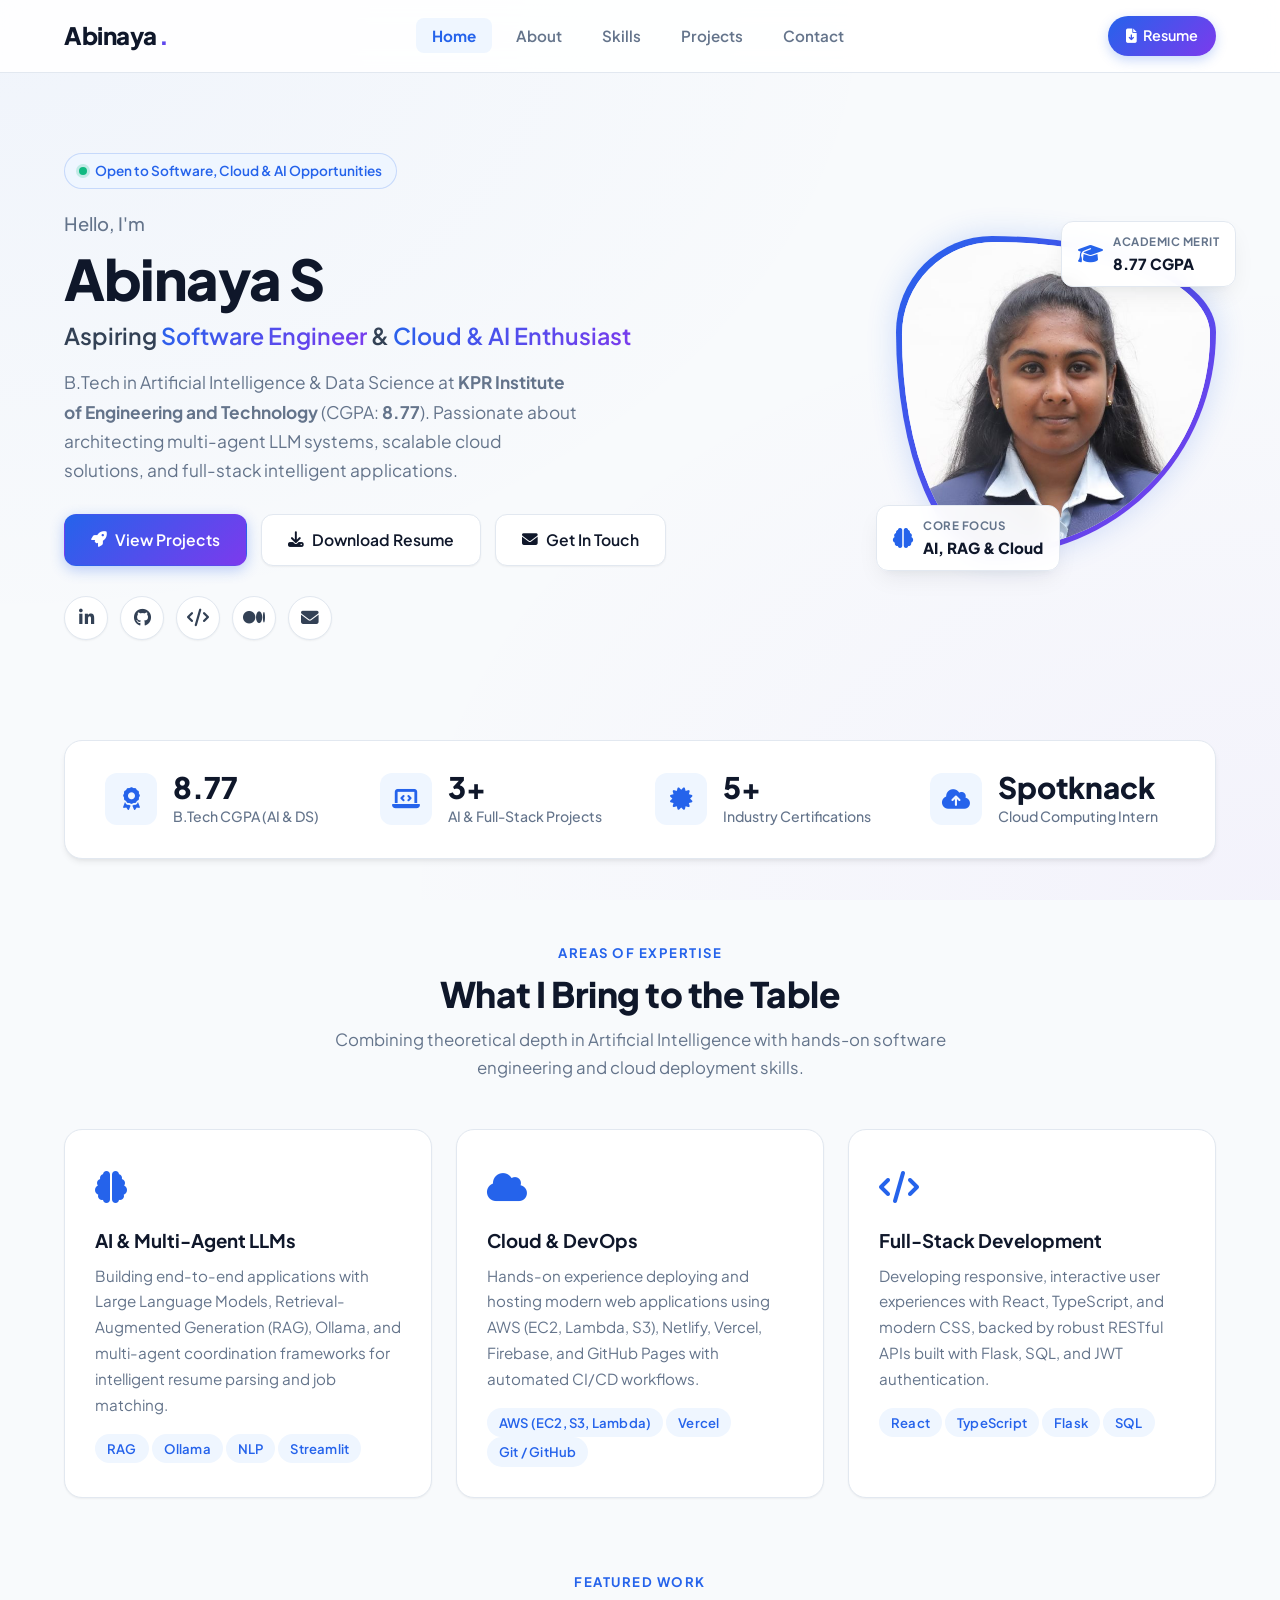
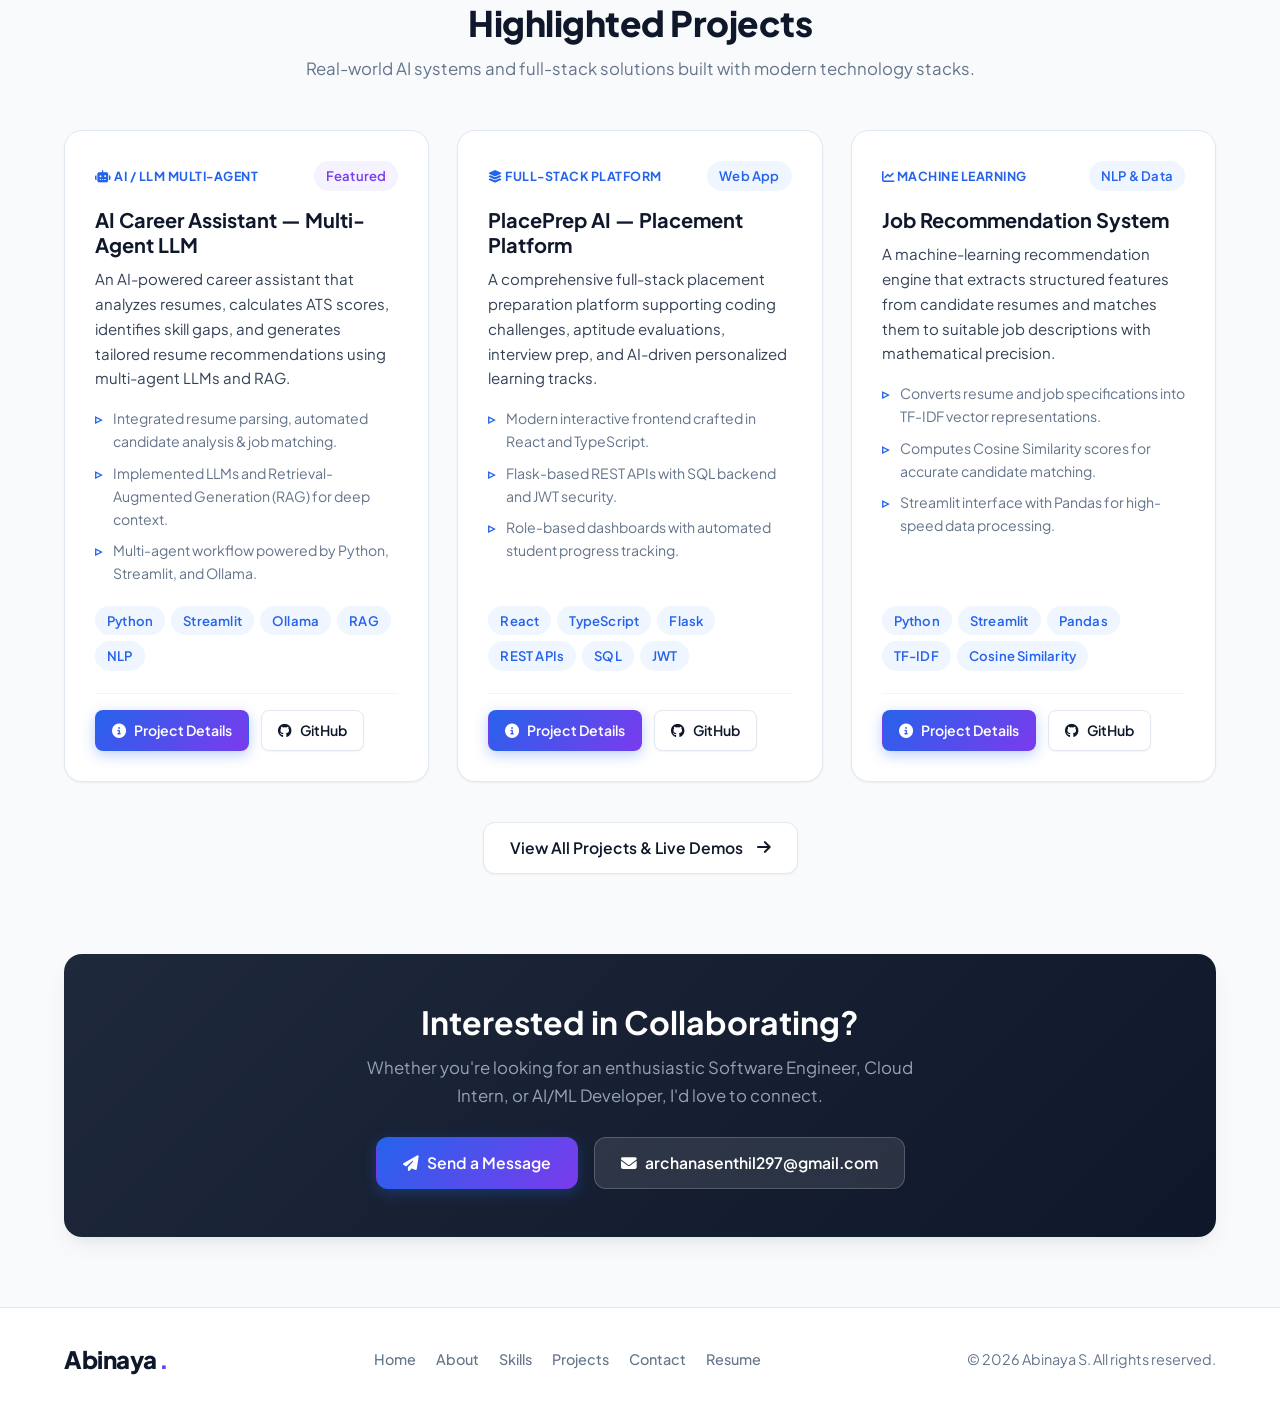
<file: index.html>
<!DOCTYPE html>
<html lang="en">
<head>
  <meta charset="UTF-8">
  <meta name="viewport" content="width=device-width, initial-scale=1.0">
  <title>Abinaya S — Aspiring Software Engineer | Cloud & AI Enthusiast</title>
  <meta name="description" content="Portfolio of Abinaya S, B.Tech AI & Data Science student at KPRIET. Specializing in Software Engineering, Cloud Computing (AWS), and AI/LLM Multi-Agent Systems.">
  <link rel="stylesheet" href="style.css">
  <link rel="stylesheet" href="https://cdnjs.cloudflare.com/ajax/libs/font-awesome/6.5.0/css/all.min.css">
</head>
<body>

<header>
  <nav class="navbar container">
    <a href="index.html" class="logo">Abinaya<span>.</span></a>
    
    <button class="mobile-toggle" aria-label="Toggle Navigation">
      <i class="fa-solid fa-bars"></i>
    </button>

    <ul class="nav-links">
      <li><a href="index.html" class="active">Home</a></li>
      <li><a href="about.html">About</a></li>
      <li><a href="skills.html">Skills</a></li>
      <li><a href="projects.html">Projects</a></li>
      <li><a href="contact.html">Contact</a></li>
    </ul>

    <div class="nav-actions">
      <a href="Abinaya_Resume.pdf" class="btn-nav-resume" target="_blank" download>
        <i class="fa-solid fa-file-arrow-down"></i> Resume
      </a>
    </div>
  </nav>
</header>

<main class="container">
  <!-- Hero Section -->
  <section class="hero">
    <div class="hero-text">
      <div class="status-badge">
        <span class="status-dot"></span> Open to Software, Cloud &amp; AI Opportunities
      </div>
      <p class="greeting">Hello, I'm</p>
      <h1>Abinaya S</h1>
      <h2>Aspiring <span class="gradient-text">Software Engineer</span> &amp; <span class="gradient-text">Cloud &amp; AI Enthusiast</span></h2>
      <p class="lead">
        B.Tech in Artificial Intelligence &amp; Data Science at <strong>KPR Institute of Engineering and Technology</strong> (CGPA: <strong>8.77</strong>). Passionate about architecting multi-agent LLM systems, scalable cloud solutions, and full-stack intelligent applications.
      </p>

      <div class="hero-cta">
        <a href="projects.html" class="btn btn-primary">
          <i class="fa-solid fa-rocket"></i> View Projects
        </a>
        <a href="Abinaya_Resume.pdf" class="btn btn-secondary" target="_blank" download>
          <i class="fa-solid fa-download"></i> Download Resume
        </a>
        <a href="contact.html" class="btn btn-secondary">
          <i class="fa-solid fa-envelope"></i> Get In Touch
        </a>
      </div>

      <div class="social-links">
        <a href="https://www.linkedin.com/in/abinayasenthilmururgan/" target="_blank" class="social-btn" title="LinkedIn" aria-label="LinkedIn">
          <i class="fab fa-linkedin-in"></i>
        </a>
        <a href="https://github.com/Abi-2310" target="_blank" class="social-btn" title="GitHub" aria-label="GitHub">
          <i class="fab fa-github"></i>
        </a>
        <a href="https://leetcode.com/u/Abinaya_senthil23/" target="_blank" class="social-btn" title="LeetCode" aria-label="LeetCode">
          <i class="fa-solid fa-code"></i>
        </a>
        <a href="https://medium.com/@archanasenthil297" target="_blank" class="social-btn" title="Medium Blog" aria-label="Medium">
          <i class="fab fa-medium"></i>
        </a>
        <a href="mailto:archanasenthil297@gmail.com" class="social-btn" title="Email" aria-label="Email">
          <i class="fa-solid fa-envelope"></i>
        </a>
      </div>
    </div>

    <!-- Hero Visual / New Photo -->
    <div class="hero-visual">
      <div class="floating-pill pill-top">
        <i class="fa-solid fa-graduation-cap"></i>
        <div class="pill-text">
          <span class="pill-title">Academic Merit</span>
          <span class="pill-value">8.77 CGPA</span>
        </div>
      </div>

      <div class="hero-img-wrapper">
        <div class="hero-img-inner">
          <img src="ABINAYA.jpg" alt="Abinaya S — Software Engineer & Cloud & AI Enthusiast">
        </div>
      </div>

      <div class="floating-pill pill-bottom">
        <i class="fa-solid fa-brain"></i>
        <div class="pill-text">
          <span class="pill-title">Core Focus</span>
          <span class="pill-value">AI, RAG &amp; Cloud</span>
        </div>
      </div>
    </div>
  </section>

  <!-- Quick Metrics Banner -->
  <section class="stats-banner">
    <div class="stat-box">
      <div class="stat-icon"><i class="fa-solid fa-award"></i></div>
      <div class="stat-info">
        <div class="stat-num">8.77</div>
        <div class="stat-label">B.Tech CGPA (AI &amp; DS)</div>
      </div>
    </div>

    <div class="stat-box">
      <div class="stat-icon"><i class="fa-solid fa-laptop-code"></i></div>
      <div class="stat-info">
        <div class="stat-num">3+</div>
        <div class="stat-label">AI &amp; Full-Stack Projects</div>
      </div>
    </div>

    <div class="stat-box">
      <div class="stat-icon"><i class="fa-solid fa-certificate"></i></div>
      <div class="stat-info">
        <div class="stat-num">5+</div>
        <div class="stat-label">Industry Certifications</div>
      </div>
    </div>

    <div class="stat-box">
      <div class="stat-icon"><i class="fa-solid fa-cloud-arrow-up"></i></div>
      <div class="stat-info">
        <div class="stat-num">Spotknack</div>
        <div class="stat-label">Cloud Computing Intern</div>
      </div>
    </div>
  </section>

  <!-- Featured Domains / Highlights -->
  <section style="margin-bottom: 70px;">
    <div class="section-header">
      <span class="section-tag">Areas of Expertise</span>
      <h2 class="section-title">What I Bring to the Table</h2>
      <p class="section-subtitle">Combining theoretical depth in Artificial Intelligence with hands-on software engineering and cloud deployment skills.</p>
    </div>

    <div style="display: grid; grid-template-columns: repeat(auto-fit, minmax(300px, 1fr)); gap: 24px;">
      <div class="card">
        <div style="font-size: 2rem; color: var(--primary); margin-bottom: 16px;"><i class="fa-solid fa-brain"></i></div>
        <h3 style="margin-bottom: 10px;">AI &amp; Multi-Agent LLMs</h3>
        <p style="color: var(--text-muted); font-size: 0.95rem; line-height: 1.7;">
          Building end-to-end applications with Large Language Models, Retrieval-Augmented Generation (RAG), Ollama, and multi-agent coordination frameworks for intelligent resume parsing and job matching.
        </p>
        <div style="margin-top: 16px;">
          <span class="tag">RAG</span>
          <span class="tag">Ollama</span>
          <span class="tag">NLP</span>
          <span class="tag">Streamlit</span>
        </div>
      </div>

      <div class="card">
        <div style="font-size: 2rem; color: var(--primary); margin-bottom: 16px;"><i class="fa-solid fa-cloud"></i></div>
        <h3 style="margin-bottom: 10px;">Cloud &amp; DevOps</h3>
        <p style="color: var(--text-muted); font-size: 0.95rem; line-height: 1.7;">
          Hands-on experience deploying and hosting modern web applications using AWS (EC2, Lambda, S3), Netlify, Vercel, Firebase, and GitHub Pages with automated CI/CD workflows.
        </p>
        <div style="margin-top: 16px;">
          <span class="tag">AWS (EC2, S3, Lambda)</span>
          <span class="tag">Vercel</span>
          <span class="tag">Git / GitHub</span>
        </div>
      </div>

      <div class="card">
        <div style="font-size: 2rem; color: var(--primary); margin-bottom: 16px;"><i class="fa-solid fa-code"></i></div>
        <h3 style="margin-bottom: 10px;">Full-Stack Development</h3>
        <p style="color: var(--text-muted); font-size: 0.95rem; line-height: 1.7;">
          Developing responsive, interactive user experiences with React, TypeScript, and modern CSS, backed by robust RESTful APIs built with Flask, SQL, and JWT authentication.
        </p>
        <div style="margin-top: 16px;">
          <span class="tag">React</span>
          <span class="tag">TypeScript</span>
          <span class="tag">Flask</span>
          <span class="tag">SQL</span>
        </div>
      </div>
    </div>
  </section>

  <!-- Featured Projects Preview -->
  <section style="margin-bottom: 80px;">
    <div class="section-header">
      <span class="section-tag">Featured Work</span>
      <h2 class="section-title">Highlighted Projects</h2>
      <p class="section-subtitle">Real-world AI systems and full-stack solutions built with modern technology stacks.</p>
    </div>

    <div class="projects-grid">
      <!-- AI Career Assistant -->
      <div class="card project-card">
        <div>
          <div class="project-badge-row">
            <span class="project-category"><i class="fa-solid fa-robot"></i> AI / LLM Multi-Agent</span>
            <span class="tag tag-accent">Featured</span>
          </div>
          <h3>AI Career Assistant — Multi-Agent LLM</h3>
          <p class="desc">
            An AI-powered career assistant that analyzes resumes, calculates ATS scores, identifies skill gaps, and generates tailored resume recommendations using multi-agent LLMs and RAG.
          </p>
          <ul class="project-highlights">
            <li>Integrated resume parsing, automated candidate analysis &amp; job matching.</li>
            <li>Implemented LLMs and Retrieval-Augmented Generation (RAG) for deep context.</li>
            <li>Multi-agent workflow powered by Python, Streamlit, and Ollama.</li>
          </ul>
        </div>
        <div>
          <div class="project-tech">
            <span class="tag">Python</span>
            <span class="tag">Streamlit</span>
            <span class="tag">Ollama</span>
            <span class="tag">RAG</span>
            <span class="tag">NLP</span>
          </div>
          <div class="project-links">
            <a href="projects.html" class="btn btn-primary btn-sm"><i class="fa-solid fa-circle-info"></i> Project Details</a>
            <a href="https://github.com/Abi-2310" target="_blank" class="btn btn-secondary btn-sm"><i class="fab fa-github"></i> GitHub</a>
          </div>
        </div>
      </div>

      <!-- PlacePrep AI -->
      <div class="card project-card">
        <div>
          <div class="project-badge-row">
            <span class="project-category"><i class="fa-solid fa-layer-group"></i> Full-Stack Platform</span>
            <span class="tag">Web App</span>
          </div>
          <h3>PlacePrep AI — Placement Platform</h3>
          <p class="desc">
            A comprehensive full-stack placement preparation platform supporting coding challenges, aptitude evaluations, interview prep, and AI-driven personalized learning tracks.
          </p>
          <ul class="project-highlights">
            <li>Modern interactive frontend crafted in React and TypeScript.</li>
            <li>Flask-based REST APIs with SQL backend and JWT security.</li>
            <li>Role-based dashboards with automated student progress tracking.</li>
          </ul>
        </div>
        <div>
          <div class="project-tech">
            <span class="tag">React</span>
            <span class="tag">TypeScript</span>
            <span class="tag">Flask</span>
            <span class="tag">REST APIs</span>
            <span class="tag">SQL</span>
            <span class="tag">JWT</span>
          </div>
          <div class="project-links">
            <a href="projects.html" class="btn btn-primary btn-sm"><i class="fa-solid fa-circle-info"></i> Project Details</a>
            <a href="https://github.com/Abi-2310" target="_blank" class="btn btn-secondary btn-sm"><i class="fab fa-github"></i> GitHub</a>
          </div>
        </div>
      </div>

      <!-- Job Recommendation System -->
      <div class="card project-card">
        <div>
          <div class="project-badge-row">
            <span class="project-category"><i class="fa-solid fa-chart-line"></i> Machine Learning</span>
            <span class="tag">NLP &amp; Data</span>
          </div>
          <h3>Job Recommendation System</h3>
          <p class="desc">
            A machine-learning recommendation engine that extracts structured features from candidate resumes and matches them to suitable job descriptions with mathematical precision.
          </p>
          <ul class="project-highlights">
            <li>Converts resume and job specifications into TF-IDF vector representations.</li>
            <li>Computes Cosine Similarity scores for accurate candidate matching.</li>
            <li>Streamlit interface with Pandas for high-speed data processing.</li>
          </ul>
        </div>
        <div>
          <div class="project-tech">
            <span class="tag">Python</span>
            <span class="tag">Streamlit</span>
            <span class="tag">Pandas</span>
            <span class="tag">TF-IDF</span>
            <span class="tag">Cosine Similarity</span>
          </div>
          <div class="project-links">
            <a href="projects.html" class="btn btn-primary btn-sm"><i class="fa-solid fa-circle-info"></i> Project Details</a>
            <a href="https://github.com/Abi-2310" target="_blank" class="btn btn-secondary btn-sm"><i class="fab fa-github"></i> GitHub</a>
          </div>
        </div>
      </div>
    </div>

    <div style="text-align: center; margin-top: 40px;">
      <a href="projects.html" class="btn btn-secondary">
        View All Projects &amp; Live Demos <i class="fa-solid fa-arrow-right" style="margin-left: 6px;"></i>
      </a>
    </div>
  </section>

  <!-- CTA Box -->
  <section class="card" style="background: linear-gradient(135deg, #1e293b 0%, #0f172a 100%); color: #fff; padding: 48px; text-align: center; margin-bottom: 70px; border: none; box-shadow: var(--shadow-lg);">
    <h2 style="color: #fff; font-size: 2rem; margin-bottom: 12px;">Interested in Collaborating?</h2>
    <p style="color: #94a3b8; max-width: 600px; margin: 0 auto 28px; font-size: 1.05rem;">
      Whether you're looking for an enthusiastic Software Engineer, Cloud Intern, or AI/ML Developer, I'd love to connect.
    </p>
    <div style="display: flex; justify-content: center; gap: 16px; flex-wrap: wrap;">
      <a href="contact.html" class="btn btn-primary"><i class="fa-solid fa-paper-plane"></i> Send a Message</a>
      <a href="mailto:archanasenthil297@gmail.com" class="btn btn-secondary" style="background: rgba(255,255,255,0.1); color: #fff; border-color: rgba(255,255,255,0.2);">
        <i class="fa-solid fa-envelope"></i> archanasenthil297@gmail.com
      </a>
    </div>
  </section>
</main>

<footer>
  <div class="container footer-content">
    <div class="logo">Abinaya<span>.</span></div>
    <div class="footer-links">
      <a href="index.html">Home</a>
      <a href="about.html">About</a>
      <a href="skills.html">Skills</a>
      <a href="projects.html">Projects</a>
      <a href="contact.html">Contact</a>
      <a href="Abinaya_Resume.pdf" target="_blank" download>Resume</a>
    </div>
    <div class="footer-copy">
      &copy; <span id="current-year">2026</span> Abinaya S. All rights reserved.
    </div>
  </div>
</footer>

<script src="main.js"></script>
</body>
</html>
</file>
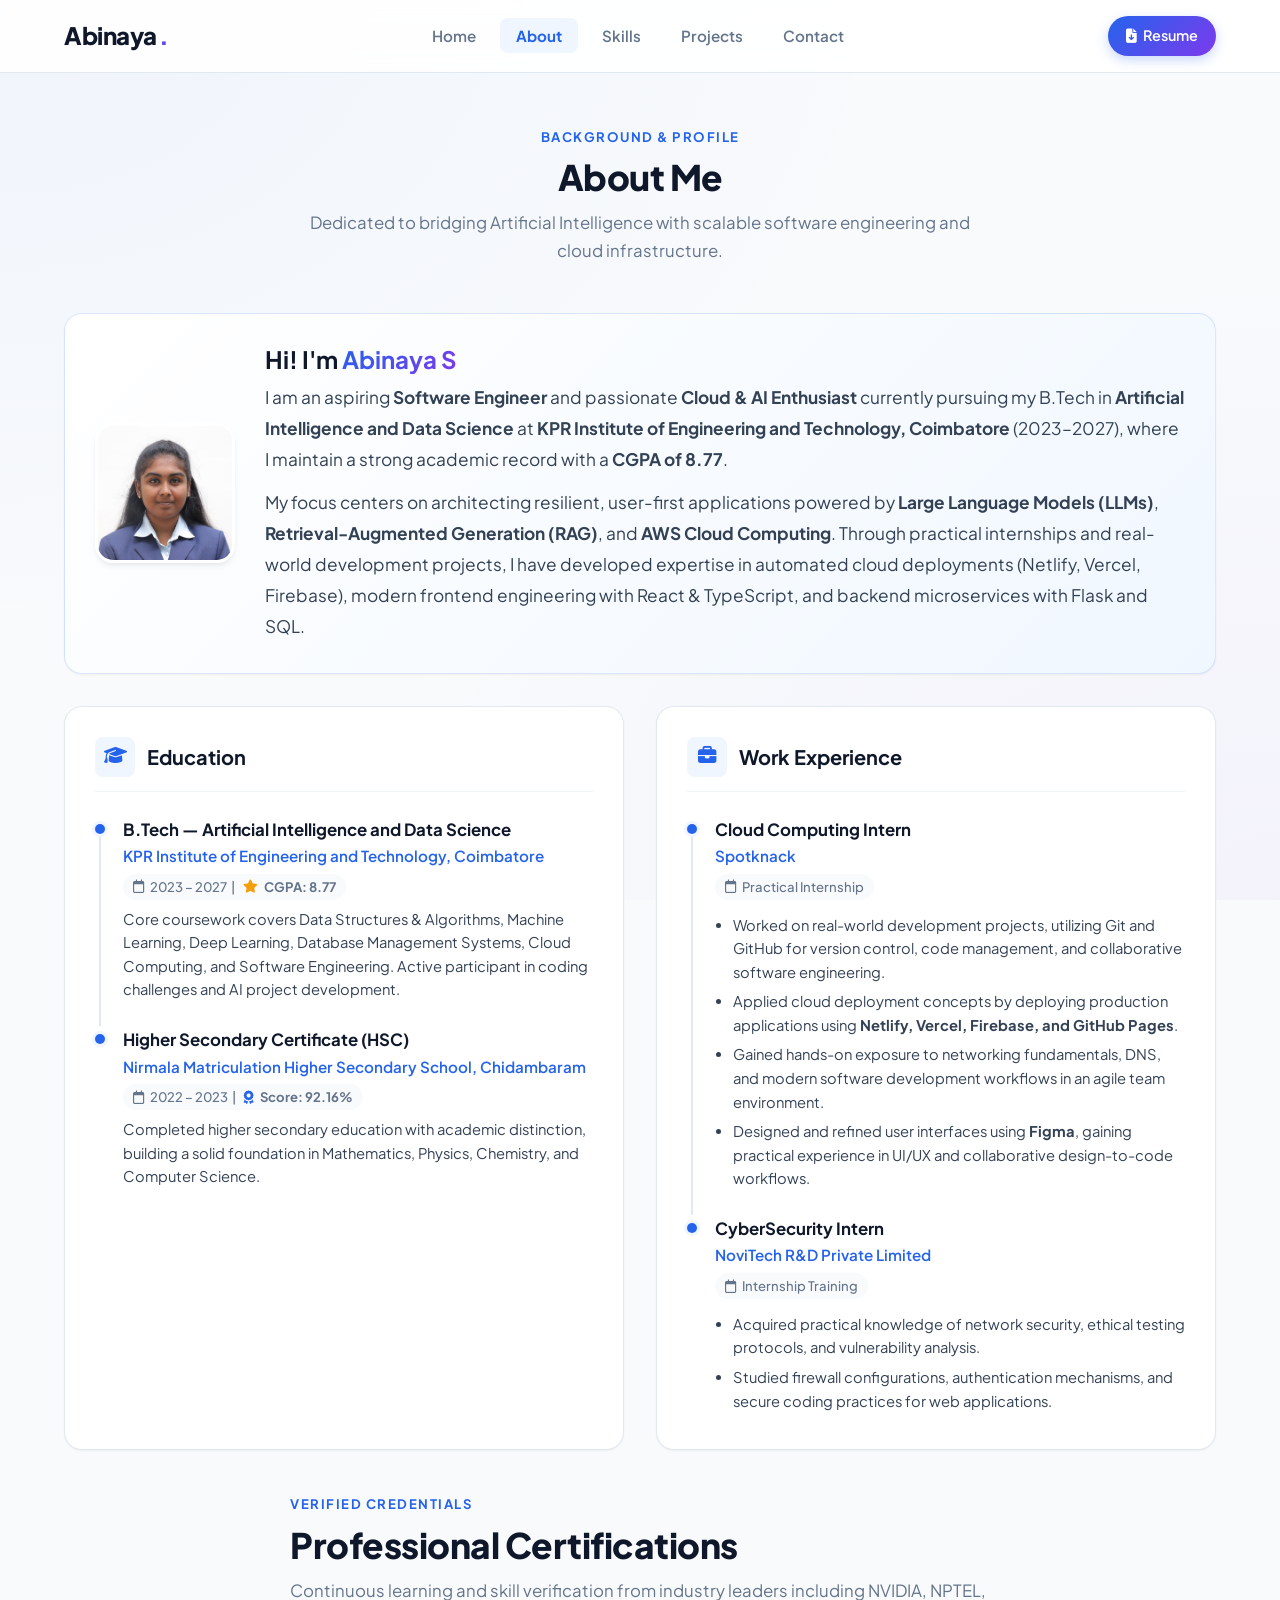
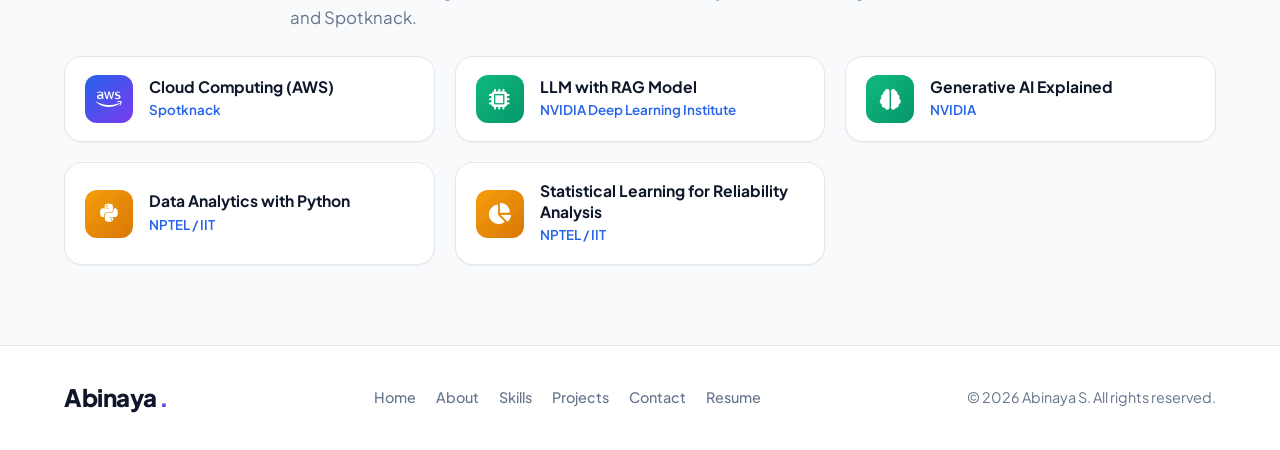
<file: about.html>
<!DOCTYPE html>
<html lang="en">
<head>
  <meta charset="UTF-8">
  <meta name="viewport" content="width=device-width, initial-scale=1.0">
  <title>About Me — Abinaya S</title>
  <meta name="description" content="Learn about Abinaya S, her academic background in AI & Data Science at KPRIET (CGPA 8.77), Spotknack Cloud Computing experience, and certifications.">
  <link rel="stylesheet" href="style.css">
  <link rel="stylesheet" href="https://cdnjs.cloudflare.com/ajax/libs/font-awesome/6.5.0/css/all.min.css">
</head>
<body>

<header>
  <nav class="navbar container">
    <a href="index.html" class="logo">Abinaya<span>.</span></a>
    
    <button class="mobile-toggle" aria-label="Toggle Navigation">
      <i class="fa-solid fa-bars"></i>
    </button>

    <ul class="nav-links">
      <li><a href="index.html">Home</a></li>
      <li><a href="about.html" class="active">About</a></li>
      <li><a href="skills.html">Skills</a></li>
      <li><a href="projects.html">Projects</a></li>
      <li><a href="contact.html">Contact</a></li>
    </ul>

    <div class="nav-actions">
      <a href="Abinaya_Resume.pdf" class="btn-nav-resume" target="_blank" download>
        <i class="fa-solid fa-file-arrow-down"></i> Resume
      </a>
    </div>
  </nav>
</header>

<main class="container" style="padding: 50px 0 80px;">
  <div class="section-header">
    <span class="section-tag">Background &amp; Profile</span>
    <h1 class="section-title">About Me</h1>
    <p class="section-subtitle">Dedicated to bridging Artificial Intelligence with scalable software engineering and cloud infrastructure.</p>
  </div>

  <div class="about-grid">
    <!-- Intro Card with Avatar -->
    <div class="card about-intro-card">
      <div class="about-avatar">
        <img src="ABINAYA.jpg" alt="Abinaya S">
      </div>
      <div class="about-intro-text">
        <h2 style="font-size: 1.5rem; margin-bottom: 8px;">Hi! I'm <span class="gradient-text">Abinaya S</span></h2>
        <p>
          I am an aspiring <strong>Software Engineer</strong> and passionate <strong>Cloud &amp; AI Enthusiast</strong> currently pursuing my B.Tech in <strong>Artificial Intelligence and Data Science</strong> at <strong>KPR Institute of Engineering and Technology, Coimbatore</strong> (2023–2027), where I maintain a strong academic record with a <strong>CGPA of 8.77</strong>.
        </p>
        <p>
          My focus centers on architecting resilient, user-first applications powered by <strong>Large Language Models (LLMs)</strong>, <strong>Retrieval-Augmented Generation (RAG)</strong>, and <strong>AWS Cloud Computing</strong>. Through practical internships and real-world development projects, I have developed expertise in automated cloud deployments (Netlify, Vercel, Firebase), modern frontend engineering with React &amp; TypeScript, and backend microservices with Flask and SQL.
        </p>
      </div>
    </div>

    <!-- Education Column -->
    <div class="card">
      <div class="info-card-header">
        <i class="fa-solid fa-graduation-cap"></i>
        <h3>Education</h3>
      </div>

      <div class="timeline-item">
        <div class="timeline-role">B.Tech — Artificial Intelligence and Data Science</div>
        <div class="timeline-org">KPR Institute of Engineering and Technology, Coimbatore</div>
        <div class="timeline-meta">
          <i class="fa-regular fa-calendar"></i> 2023 – 2027 &nbsp;|&nbsp; 
          <i class="fa-solid fa-star" style="color: var(--warning);"></i> <strong>CGPA: 8.77</strong>
        </div>
        <p class="timeline-desc">
          Core coursework covers Data Structures &amp; Algorithms, Machine Learning, Deep Learning, Database Management Systems, Cloud Computing, and Software Engineering. Active participant in coding challenges and AI project development.
        </p>
      </div>

      <div class="timeline-item">
        <div class="timeline-role">Higher Secondary Certificate (HSC)</div>
        <div class="timeline-org">Nirmala Matriculation Higher Secondary School, Chidambaram</div>
        <div class="timeline-meta">
          <i class="fa-regular fa-calendar"></i> 2022 – 2023 &nbsp;|&nbsp; 
          <i class="fa-solid fa-award" style="color: var(--primary);"></i> <strong>Score: 92.16%</strong>
        </div>
        <p class="timeline-desc">
          Completed higher secondary education with academic distinction, building a solid foundation in Mathematics, Physics, Chemistry, and Computer Science.
        </p>
      </div>
    </div>

    <!-- Experience Column -->
    <div class="card">
      <div class="info-card-header">
        <i class="fa-solid fa-briefcase"></i>
        <h3>Work Experience</h3>
      </div>

      <div class="timeline-item">
        <div class="timeline-role">Cloud Computing Intern</div>
        <div class="timeline-org">Spotknack</div>
        <div class="timeline-meta">
          <i class="fa-regular fa-calendar"></i> Practical Internship
        </div>
        <div class="timeline-desc">
          <ul>
            <li>Worked on real-world development projects, utilizing Git and GitHub for version control, code management, and collaborative software engineering.</li>
            <li>Applied cloud deployment concepts by deploying production applications using <strong>Netlify, Vercel, Firebase, and GitHub Pages</strong>.</li>
            <li>Gained hands-on exposure to networking fundamentals, DNS, and modern software development workflows in an agile team environment.</li>
            <li>Designed and refined user interfaces using <strong>Figma</strong>, gaining practical experience in UI/UX and collaborative design-to-code workflows.</li>
          </ul>
        </div>
      </div>

      <div class="timeline-item">
        <div class="timeline-role">CyberSecurity Intern</div>
        <div class="timeline-org">NoviTech R&amp;D Private Limited</div>
        <div class="timeline-meta">
          <i class="fa-regular fa-calendar"></i> Internship Training
        </div>
        <div class="timeline-desc">
          <ul>
            <li>Acquired practical knowledge of network security, ethical testing protocols, and vulnerability analysis.</li>
            <li>Studied firewall configurations, authentication mechanisms, and secure coding practices for web applications.</li>
          </ul>
        </div>
      </div>
    </div>
  </div>

  <!-- Certifications Section -->
  <div style="margin-top: 40px;">
    <div class="section-header" style="margin-bottom: 24px; text-align: left;">
      <span class="section-tag">Verified Credentials</span>
      <h2 class="section-title">Professional Certifications</h2>
      <p class="section-subtitle">Continuous learning and skill verification from industry leaders including NVIDIA, NPTEL, and Spotknack.</p>
    </div>

    <div class="cert-grid">
      <div class="card cert-card">
        <div class="cert-icon"><i class="fa-brands fa-aws"></i></div>
        <div class="cert-details">
          <h4>Cloud Computing (AWS)</h4>
          <div class="issuer">Spotknack</div>
        </div>
      </div>

      <div class="card cert-card">
        <div class="cert-icon" style="background: linear-gradient(135deg, #10b981 0%, #059669 100%);"><i class="fa-solid fa-microchip"></i></div>
        <div class="cert-details">
          <h4>LLM with RAG Model</h4>
          <div class="issuer">NVIDIA Deep Learning Institute</div>
        </div>
      </div>

      <div class="card cert-card">
        <div class="cert-icon" style="background: linear-gradient(135deg, #10b981 0%, #059669 100%);"><i class="fa-solid fa-brain"></i></div>
        <div class="cert-details">
          <h4>Generative AI Explained</h4>
          <div class="issuer">NVIDIA</div>
        </div>
      </div>

      <div class="card cert-card">
        <div class="cert-icon" style="background: linear-gradient(135deg, #f59e0b 0%, #d97706 100%);"><i class="fa-brands fa-python"></i></div>
        <div class="cert-details">
          <h4>Data Analytics with Python</h4>
          <div class="issuer">NPTEL / IIT</div>
        </div>
      </div>

      <div class="card cert-card">
        <div class="cert-icon" style="background: linear-gradient(135deg, #f59e0b 0%, #d97706 100%);"><i class="fa-solid fa-chart-pie"></i></div>
        <div class="cert-details">
          <h4>Statistical Learning for Reliability Analysis</h4>
          <div class="issuer">NPTEL / IIT</div>
        </div>
      </div>
    </div>
  </div>
</main>

<footer>
  <div class="container footer-content">
    <div class="logo">Abinaya<span>.</span></div>
    <div class="footer-links">
      <a href="index.html">Home</a>
      <a href="about.html">About</a>
      <a href="skills.html">Skills</a>
      <a href="projects.html">Projects</a>
      <a href="contact.html">Contact</a>
      <a href="Abinaya_Resume.pdf" target="_blank" download>Resume</a>
    </div>
    <div class="footer-copy">
      &copy; <span id="current-year">2026</span> Abinaya S. All rights reserved.
    </div>
  </div>
</footer>

<script src="main.js"></script>
</body>
</html>
</file>
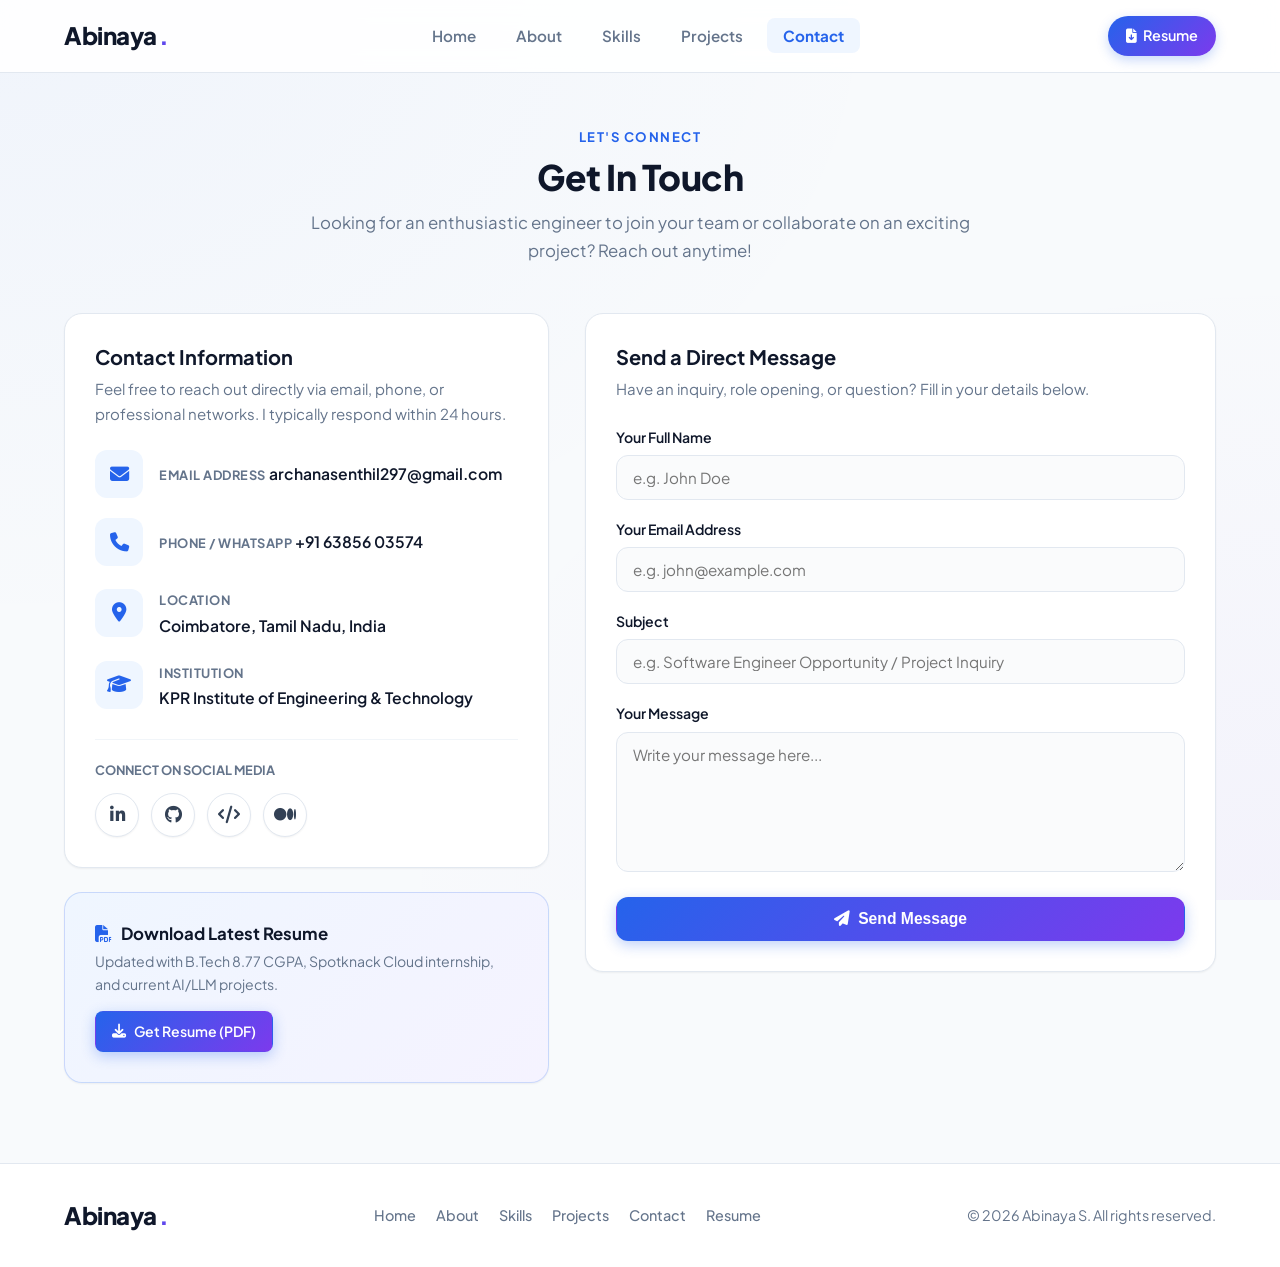
<file: contact.html>
<!DOCTYPE html>
<html lang="en">
<head>
  <meta charset="UTF-8">
  <meta name="viewport" content="width=device-width, initial-scale=1.0">
  <title>Contact — Abinaya S</title>
  <meta name="description" content="Get in touch with Abinaya S. Open to Software Engineering, Cloud Computing, and AI/ML opportunities. Reach out via email, phone, or LinkedIn.">
  <link rel="stylesheet" href="style.css">
  <link rel="stylesheet" href="https://cdnjs.cloudflare.com/ajax/libs/font-awesome/6.5.0/css/all.min.css">
</head>
<body>

<header>
  <nav class="navbar container">
    <a href="index.html" class="logo">Abinaya<span>.</span></a>
    
    <button class="mobile-toggle" aria-label="Toggle Navigation">
      <i class="fa-solid fa-bars"></i>
    </button>

    <ul class="nav-links">
      <li><a href="index.html">Home</a></li>
      <li><a href="about.html">About</a></li>
      <li><a href="skills.html">Skills</a></li>
      <li><a href="projects.html">Projects</a></li>
      <li><a href="contact.html" class="active">Contact</a></li>
    </ul>

    <div class="nav-actions">
      <a href="Abinaya_Resume.pdf" class="btn-nav-resume" target="_blank" download>
        <i class="fa-solid fa-file-arrow-down"></i> Resume
      </a>
    </div>
  </nav>
</header>

<main class="container" style="padding: 50px 0 80px;">
  <div class="section-header">
    <span class="section-tag">Let's Connect</span>
    <h1 class="section-title">Get In Touch</h1>
    <p class="section-subtitle">Looking for an enthusiastic engineer to join your team or collaborate on an exciting project? Reach out anytime!</p>
  </div>

  <div class="contact-grid">
    <!-- Contact Information Details -->
    <div>
      <div class="card" style="margin-bottom: 24px;">
        <h3 style="font-size: 1.25rem; margin-bottom: 8px;">Contact Information</h3>
        <p style="color: var(--text-muted); font-size: 0.94rem; margin-bottom: 20px;">
          Feel free to reach out directly via email, phone, or professional networks. I typically respond within 24 hours.
        </p>

        <div class="contact-info-list">
          <div class="contact-box">
            <div class="contact-box-icon"><i class="fa-solid fa-envelope"></i></div>
            <div class="contact-box-text">
              <span class="label">Email Address</span>
              <a href="mailto:archanasenthil297@gmail.com" class="val">archanasenthil297@gmail.com</a>
            </div>
          </div>

          <div class="contact-box">
            <div class="contact-box-icon"><i class="fa-solid fa-phone"></i></div>
            <div class="contact-box-text">
              <span class="label">Phone / WhatsApp</span>
              <a href="tel:+916385603574" class="val">+91 63856 03574</a>
            </div>
          </div>

          <div class="contact-box">
            <div class="contact-box-icon"><i class="fa-solid fa-location-dot"></i></div>
            <div class="contact-box-text">
              <span class="label">Location</span>
              <div class="val">Coimbatore, Tamil Nadu, India</div>
            </div>
          </div>

          <div class="contact-box">
            <div class="contact-box-icon"><i class="fa-solid fa-graduation-cap"></i></div>
            <div class="contact-box-text">
              <span class="label">Institution</span>
              <div class="val">KPR Institute of Engineering &amp; Technology</div>
            </div>
          </div>
        </div>

        <div style="margin-top: 28px; padding-top: 20px; border-top: 1px solid var(--border-light);">
          <span class="label" style="display: block; font-size: 0.8rem; text-transform: uppercase; color: var(--text-muted); font-weight: 700; margin-bottom: 12px;">Connect On Social Media</span>
          <div class="social-links">
            <a href="https://www.linkedin.com/in/abinayasenthilmururgan/" target="_blank" class="social-btn" title="LinkedIn" aria-label="LinkedIn">
              <i class="fab fa-linkedin-in"></i>
            </a>
            <a href="https://github.com/Abi-2310" target="_blank" class="social-btn" title="GitHub" aria-label="GitHub">
              <i class="fab fa-github"></i>
            </a>
            <a href="https://leetcode.com/u/Abinaya_senthil23/" target="_blank" class="social-btn" title="LeetCode" aria-label="LeetCode">
              <i class="fa-solid fa-code"></i>
            </a>
            <a href="https://medium.com/@archanasenthil297" target="_blank" class="social-btn" title="Medium Blog" aria-label="Medium">
              <i class="fab fa-medium"></i>
            </a>
          </div>
        </div>
      </div>

      <!-- Quick Resume Box -->
      <div class="card" style="background: linear-gradient(135deg, #eff6ff 0%, #f5f3ff 100%); border-color: rgba(37, 99, 235, 0.2);">
        <h4 style="font-size: 1.05rem; margin-bottom: 6px;"><i class="fa-solid fa-file-pdf" style="color: var(--primary); margin-right: 6px;"></i> Download Latest Resume</h4>
        <p style="font-size: 0.88rem; color: var(--text-muted); margin-bottom: 14px;">
          Updated with B.Tech 8.77 CGPA, Spotknack Cloud internship, and current AI/LLM projects.
        </p>
        <a href="Abinaya_Resume.pdf" class="btn btn-primary btn-sm" target="_blank" download>
          <i class="fa-solid fa-download"></i> Get Resume (PDF)
        </a>
      </div>
    </div>

    <!-- Contact Form -->
    <div class="card">
      <h3 style="font-size: 1.25rem; margin-bottom: 8px;">Send a Direct Message</h3>
      <p style="color: var(--text-muted); font-size: 0.94rem; margin-bottom: 24px;">
        Have an inquiry, role opening, or question? Fill in your details below.
      </p>

      <form action="mailto:archanasenthil297@gmail.com" method="post" enctype="text/plain">
        <div class="form-group">
          <label for="contact-name">Your Full Name</label>
          <input type="text" id="contact-name" name="name" class="form-control" placeholder="e.g. John Doe" required>
        </div>

        <div class="form-group">
          <label for="contact-email">Your Email Address</label>
          <input type="email" id="contact-email" name="email" class="form-control" placeholder="e.g. john@example.com" required>
        </div>

        <div class="form-group">
          <label for="contact-subject">Subject</label>
          <input type="text" id="contact-subject" name="subject" class="form-control" placeholder="e.g. Software Engineer Opportunity / Project Inquiry" required>
        </div>

        <div class="form-group">
          <label for="contact-message">Your Message</label>
          <textarea id="contact-message" name="message" class="form-control" placeholder="Write your message here..." required></textarea>
        </div>

        <button type="submit" class="btn btn-primary" style="width: 100%;">
          <i class="fa-solid fa-paper-plane"></i> Send Message
        </button>
      </form>
    </div>
  </div>
</main>

<footer>
  <div class="container footer-content">
    <div class="logo">Abinaya<span>.</span></div>
    <div class="footer-links">
      <a href="index.html">Home</a>
      <a href="about.html">About</a>
      <a href="skills.html">Skills</a>
      <a href="projects.html">Projects</a>
      <a href="contact.html">Contact</a>
      <a href="Abinaya_Resume.pdf" target="_blank" download>Resume</a>
    </div>
    <div class="footer-copy">
      &copy; <span id="current-year">2026</span> Abinaya S. All rights reserved.
    </div>
  </div>
</footer>

<script src="main.js"></script>
</body>
</html>
</file>
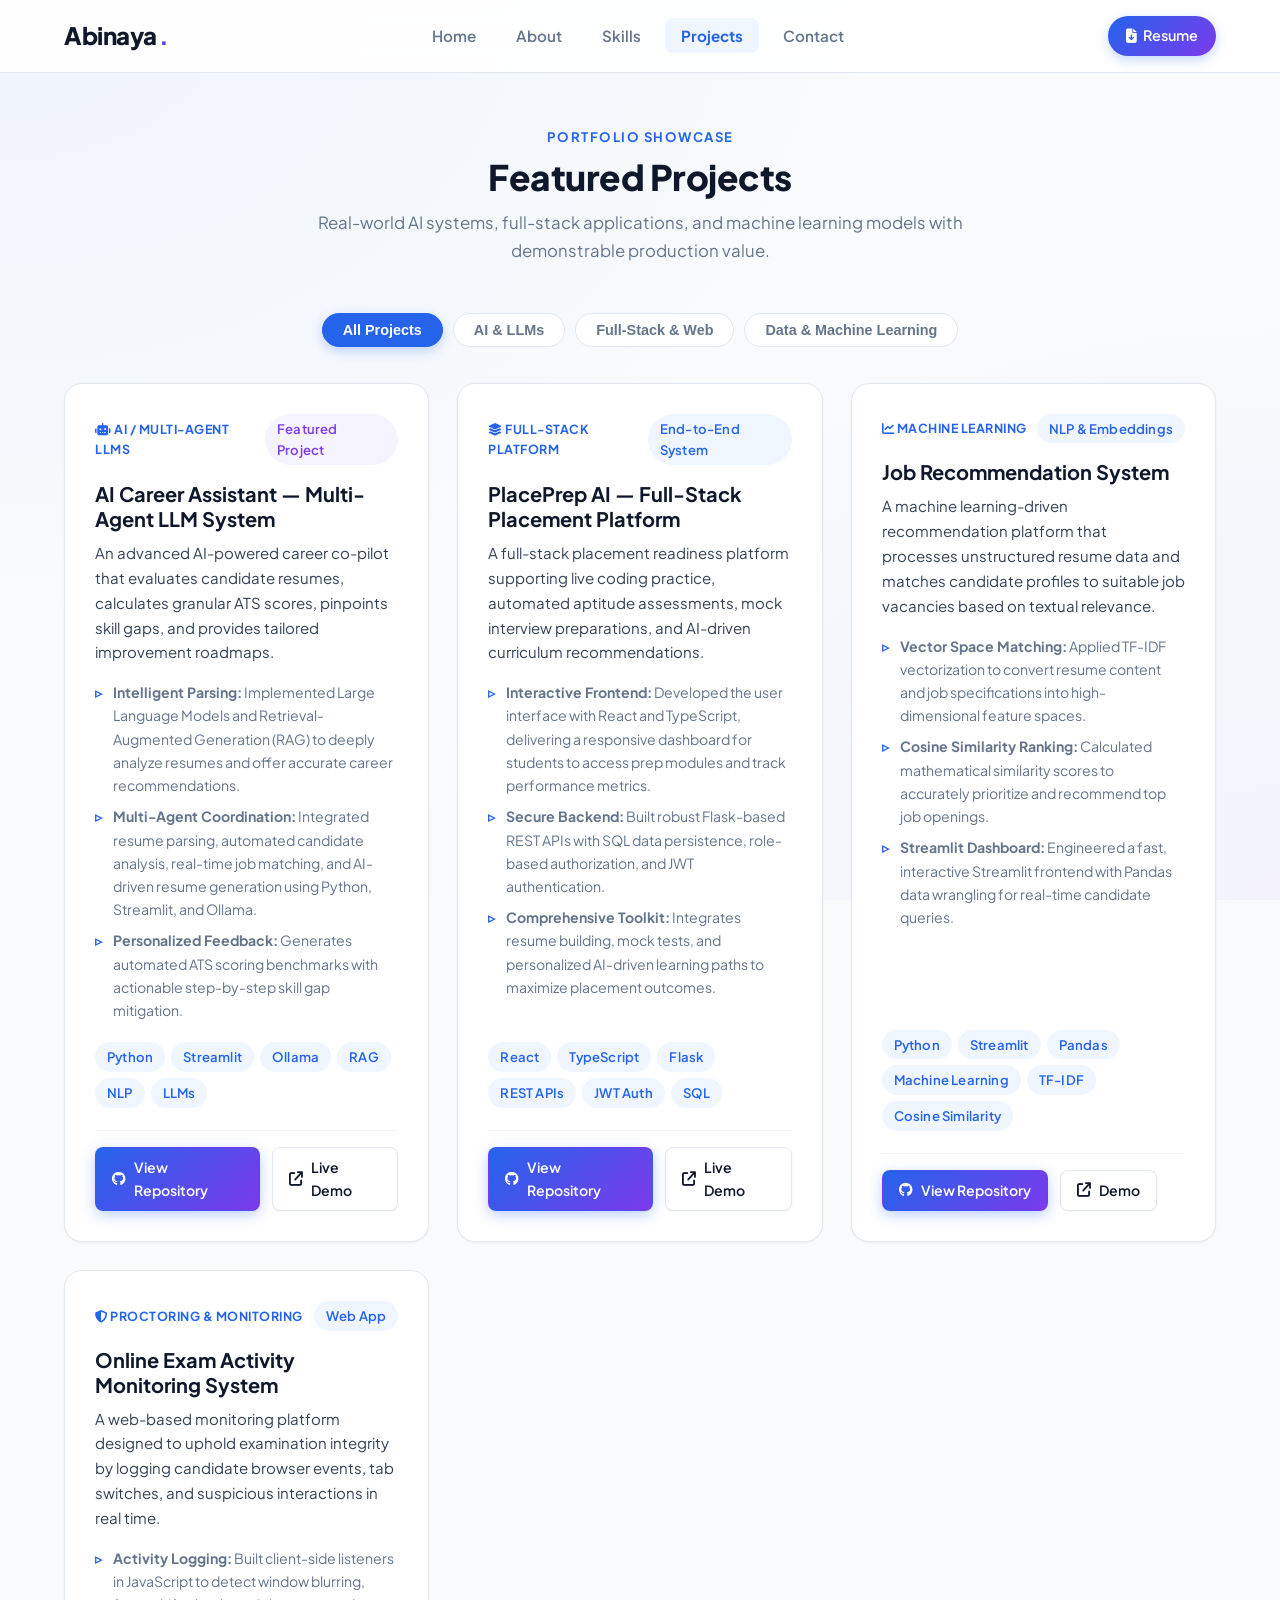
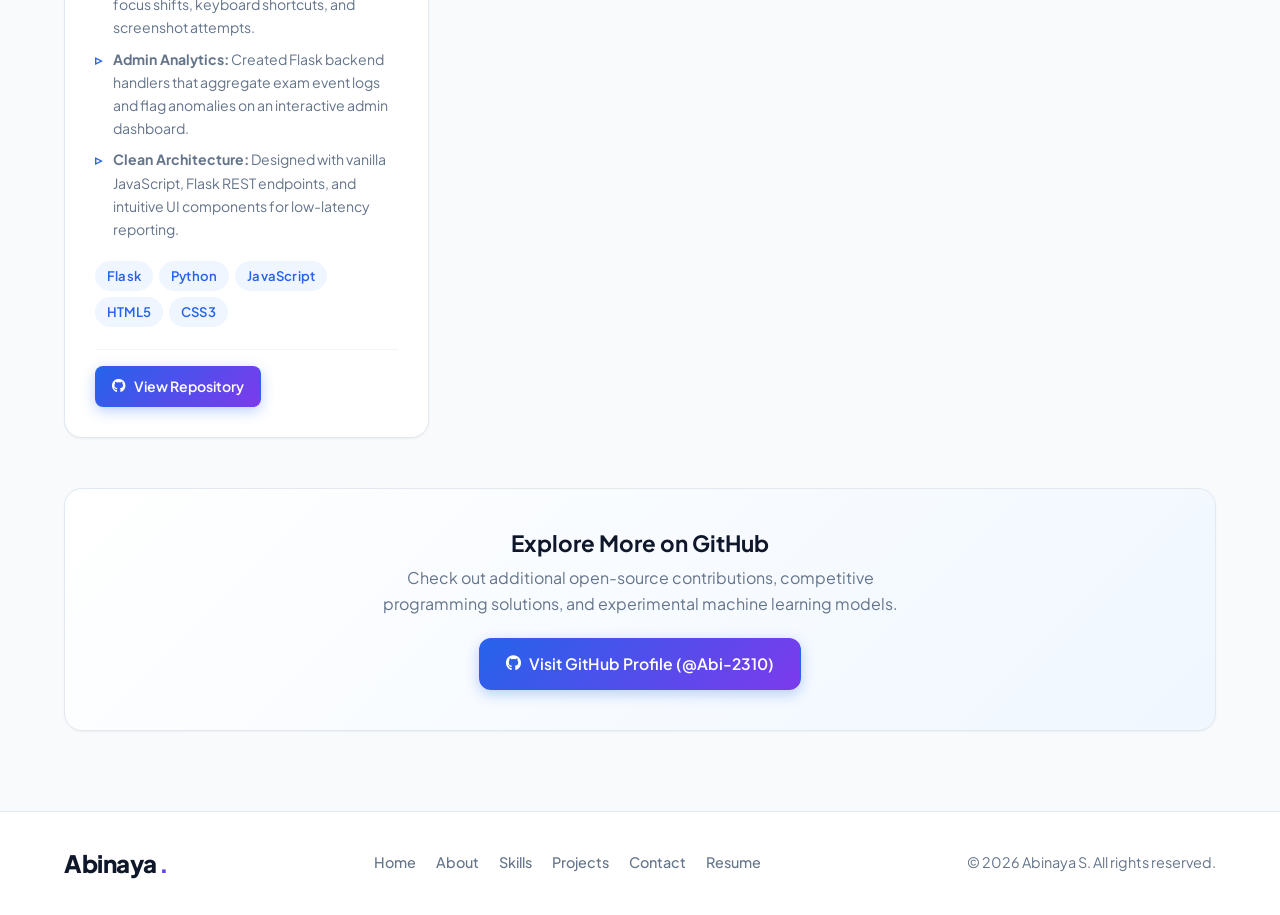
<file: projects.html>
<!DOCTYPE html>
<html lang="en">
<head>
  <meta charset="UTF-8">
  <meta name="viewport" content="width=device-width, initial-scale=1.0">
  <title>Projects — Abinaya S</title>
  <meta name="description" content="Explore real-world software engineering and AI projects built by Abinaya S: AI Career Assistant, PlacePrep AI, and Job Recommendation System.">
  <link rel="stylesheet" href="style.css">
  <link rel="stylesheet" href="https://cdnjs.cloudflare.com/ajax/libs/font-awesome/6.5.0/css/all.min.css">
</head>
<body>

<header>
  <nav class="navbar container">
    <a href="index.html" class="logo">Abinaya<span>.</span></a>
    
    <button class="mobile-toggle" aria-label="Toggle Navigation">
      <i class="fa-solid fa-bars"></i>
    </button>

    <ul class="nav-links">
      <li><a href="index.html">Home</a></li>
      <li><a href="about.html">About</a></li>
      <li><a href="skills.html">Skills</a></li>
      <li><a href="projects.html" class="active">Projects</a></li>
      <li><a href="contact.html">Contact</a></li>
    </ul>

    <div class="nav-actions">
      <a href="Abinaya_Resume.pdf" class="btn-nav-resume" target="_blank" download>
        <i class="fa-solid fa-file-arrow-down"></i> Resume
      </a>
    </div>
  </nav>
</header>

<main class="container" style="padding: 50px 0 80px;">
  <div class="section-header">
    <span class="section-tag">Portfolio Showcase</span>
    <h1 class="section-title">Featured Projects</h1>
    <p class="section-subtitle">Real-world AI systems, full-stack applications, and machine learning models with demonstrable production value.</p>
  </div>

  <!-- Interactive Filter Controls -->
  <div class="projects-filter-bar">
    <button class="filter-btn active" data-filter="all">All Projects</button>
    <button class="filter-btn" data-filter="ai">AI &amp; LLMs</button>
    <button class="filter-btn" data-filter="fullstack">Full-Stack &amp; Web</button>
    <button class="filter-btn" data-filter="ml">Data &amp; Machine Learning</button>
  </div>

  <div class="projects-grid">
    <!-- Project 1: AI Career Assistant -->
    <div class="card project-card" data-category="ai">
      <div>
        <div class="project-badge-row">
          <span class="project-category"><i class="fa-solid fa-robot"></i> AI / Multi-Agent LLMs</span>
          <span class="tag tag-accent">Featured Project</span>
        </div>
        <h3>AI Career Assistant — Multi-Agent LLM System</h3>
        <p class="desc">
          An advanced AI-powered career co-pilot that evaluates candidate resumes, calculates granular ATS scores, pinpoints skill gaps, and provides tailored improvement roadmaps.
        </p>
        <ul class="project-highlights">
          <li><strong>Intelligent Parsing:</strong> Implemented Large Language Models and Retrieval-Augmented Generation (RAG) to deeply analyze resumes and offer accurate career recommendations.</li>
          <li><strong>Multi-Agent Coordination:</strong> Integrated resume parsing, automated candidate analysis, real-time job matching, and AI-driven resume generation using Python, Streamlit, and Ollama.</li>
          <li><strong>Personalized Feedback:</strong> Generates automated ATS scoring benchmarks with actionable step-by-step skill gap mitigation.</li>
        </ul>
      </div>
      <div>
        <div class="project-tech">
          <span class="tag">Python</span>
          <span class="tag">Streamlit</span>
          <span class="tag">Ollama</span>
          <span class="tag">RAG</span>
          <span class="tag">NLP</span>
          <span class="tag">LLMs</span>
        </div>
        <div class="project-links">
          <a href="https://github.com/Abi-2310" target="_blank" class="btn btn-primary btn-sm">
            <i class="fab fa-github"></i> View Repository
          </a>
          <a href="https://github.com/Abi-2310" target="_blank" class="btn btn-secondary btn-sm">
            <i class="fa-solid fa-arrow-up-right-from-square"></i> Live Demo
          </a>
        </div>
      </div>
    </div>

    <!-- Project 2: PlacePrep AI -->
    <div class="card project-card" data-category="fullstack">
      <div>
        <div class="project-badge-row">
          <span class="project-category"><i class="fa-solid fa-layer-group"></i> Full-Stack Platform</span>
          <span class="tag">End-to-End System</span>
        </div>
        <h3>PlacePrep AI — Full-Stack Placement Platform</h3>
        <p class="desc">
          A full-stack placement readiness platform supporting live coding practice, automated aptitude assessments, mock interview preparations, and AI-driven curriculum recommendations.
        </p>
        <ul class="project-highlights">
          <li><strong>Interactive Frontend:</strong> Developed the user interface with React and TypeScript, delivering a responsive dashboard for students to access prep modules and track performance metrics.</li>
          <li><strong>Secure Backend:</strong> Built robust Flask-based REST APIs with SQL data persistence, role-based authorization, and JWT authentication.</li>
          <li><strong>Comprehensive Toolkit:</strong> Integrates resume building, mock tests, and personalized AI-driven learning paths to maximize placement outcomes.</li>
        </ul>
      </div>
      <div>
        <div class="project-tech">
          <span class="tag">React</span>
          <span class="tag">TypeScript</span>
          <span class="tag">Flask</span>
          <span class="tag">REST APIs</span>
          <span class="tag">JWT Auth</span>
          <span class="tag">SQL</span>
        </div>
        <div class="project-links">
          <a href="https://github.com/Abi-2310" target="_blank" class="btn btn-primary btn-sm">
            <i class="fab fa-github"></i> View Repository
          </a>
          <a href="https://github.com/Abi-2310" target="_blank" class="btn btn-secondary btn-sm">
            <i class="fa-solid fa-arrow-up-right-from-square"></i> Live Demo
          </a>
        </div>
      </div>
    </div>

    <!-- Project 3: Job Recommendation System -->
    <div class="card project-card" data-category="ml">
      <div>
        <div class="project-badge-row">
          <span class="project-category"><i class="fa-solid fa-chart-line"></i> Machine Learning</span>
          <span class="tag">NLP &amp; Embeddings</span>
        </div>
        <h3>Job Recommendation System</h3>
        <p class="desc">
          A machine learning-driven recommendation platform that processes unstructured resume data and matches candidate profiles to suitable job vacancies based on textual relevance.
        </p>
        <ul class="project-highlights">
          <li><strong>Vector Space Matching:</strong> Applied TF-IDF vectorization to convert resume content and job specifications into high-dimensional feature spaces.</li>
          <li><strong>Cosine Similarity Ranking:</strong> Calculated mathematical similarity scores to accurately prioritize and recommend top job openings.</li>
          <li><strong>Streamlit Dashboard:</strong> Engineered a fast, interactive Streamlit frontend with Pandas data wrangling for real-time candidate queries.</li>
        </ul>
      </div>
      <div>
        <div class="project-tech">
          <span class="tag">Python</span>
          <span class="tag">Streamlit</span>
          <span class="tag">Pandas</span>
          <span class="tag">Machine Learning</span>
          <span class="tag">TF-IDF</span>
          <span class="tag">Cosine Similarity</span>
        </div>
        <div class="project-links">
          <a href="https://github.com/Abi-2310" target="_blank" class="btn btn-primary btn-sm">
            <i class="fab fa-github"></i> View Repository
          </a>
          <a href="https://github.com/Abi-2310" target="_blank" class="btn btn-secondary btn-sm">
            <i class="fa-solid fa-arrow-up-right-from-square"></i> Demo
          </a>
        </div>
      </div>
    </div>

    <!-- Project 4: Online Exam Activity Monitoring -->
    <div class="card project-card" data-category="fullstack">
      <div>
        <div class="project-badge-row">
          <span class="project-category"><i class="fa-solid fa-shield-halved"></i> Proctoring &amp; Monitoring</span>
          <span class="tag">Web App</span>
        </div>
        <h3>Online Exam Activity Monitoring System</h3>
        <p class="desc">
          A web-based monitoring platform designed to uphold examination integrity by logging candidate browser events, tab switches, and suspicious interactions in real time.
        </p>
        <ul class="project-highlights">
          <li><strong>Activity Logging:</strong> Built client-side listeners in JavaScript to detect window blurring, focus shifts, keyboard shortcuts, and screenshot attempts.</li>
          <li><strong>Admin Analytics:</strong> Created Flask backend handlers that aggregate exam event logs and flag anomalies on an interactive admin dashboard.</li>
          <li><strong>Clean Architecture:</strong> Designed with vanilla JavaScript, Flask REST endpoints, and intuitive UI components for low-latency reporting.</li>
        </ul>
      </div>
      <div>
        <div class="project-tech">
          <span class="tag">Flask</span>
          <span class="tag">Python</span>
          <span class="tag">JavaScript</span>
          <span class="tag">HTML5</span>
          <span class="tag">CSS3</span>
        </div>
        <div class="project-links">
          <a href="https://github.com/Abi-2310" target="_blank" class="btn btn-primary btn-sm">
            <i class="fab fa-github"></i> View Repository
          </a>
        </div>
      </div>
    </div>
  </div>

  <!-- Bottom CTA -->
  <div class="card" style="margin-top: 50px; text-align: center; padding: 40px; background: linear-gradient(135deg, #ffffff 0%, #f0f7ff 100%);">
    <h3 style="font-size: 1.4rem; margin-bottom: 8px;">Explore More on GitHub</h3>
    <p style="color: var(--text-muted); max-width: 550px; margin: 0 auto 20px;">
      Check out additional open-source contributions, competitive programming solutions, and experimental machine learning models.
    </p>
    <a href="https://github.com/Abi-2310" target="_blank" class="btn btn-primary">
      <i class="fab fa-github"></i> Visit GitHub Profile (@Abi-2310)
    </a>
  </div>
</main>

<footer>
  <div class="container footer-content">
    <div class="logo">Abinaya<span>.</span></div>
    <div class="footer-links">
      <a href="index.html">Home</a>
      <a href="about.html">About</a>
      <a href="skills.html">Skills</a>
      <a href="projects.html">Projects</a>
      <a href="contact.html">Contact</a>
      <a href="Abinaya_Resume.pdf" target="_blank" download>Resume</a>
    </div>
    <div class="footer-copy">
      &copy; <span id="current-year">2026</span> Abinaya S. All rights reserved.
    </div>
  </div>
</footer>

<script src="main.js"></script>
</body>
</html>
</file>
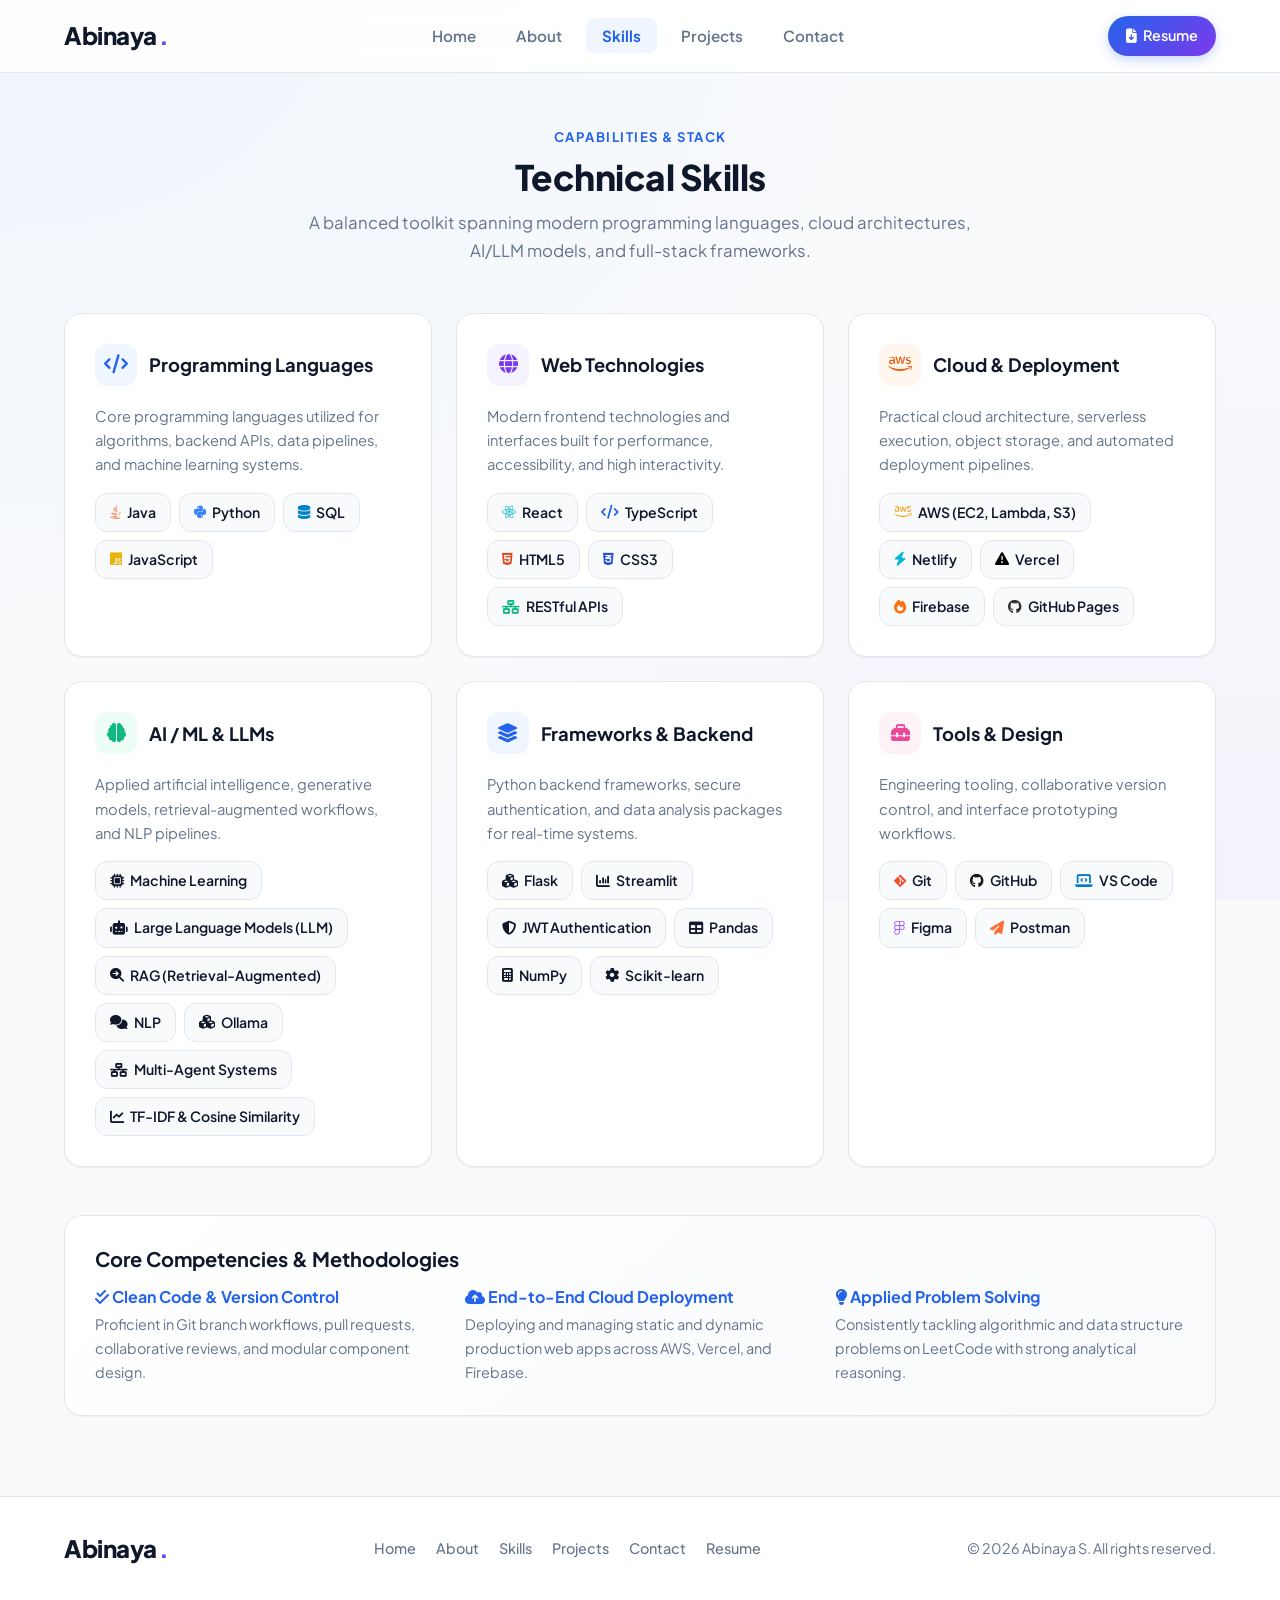
<file: skills.html>
<!DOCTYPE html>
<html lang="en">
<head>
  <meta charset="UTF-8">
  <meta name="viewport" content="width=device-width, initial-scale=1.0">
  <title>Technical Skills — Abinaya S</title>
  <meta name="description" content="Technical skills of Abinaya S: Programming languages (Java, Python, SQL), Cloud (AWS, Netlify, Vercel), AI/ML (RAG, LLMs, NLP, Ollama), and Full-Stack development.">
  <link rel="stylesheet" href="style.css">
  <link rel="stylesheet" href="https://cdnjs.cloudflare.com/ajax/libs/font-awesome/6.5.0/css/all.min.css">
</head>
<body>

<header>
  <nav class="navbar container">
    <a href="index.html" class="logo">Abinaya<span>.</span></a>
    
    <button class="mobile-toggle" aria-label="Toggle Navigation">
      <i class="fa-solid fa-bars"></i>
    </button>

    <ul class="nav-links">
      <li><a href="index.html">Home</a></li>
      <li><a href="about.html">About</a></li>
      <li><a href="skills.html" class="active">Skills</a></li>
      <li><a href="projects.html">Projects</a></li>
      <li><a href="contact.html">Contact</a></li>
    </ul>

    <div class="nav-actions">
      <a href="Abinaya_Resume.pdf" class="btn-nav-resume" target="_blank" download>
        <i class="fa-solid fa-file-arrow-down"></i> Resume
      </a>
    </div>
  </nav>
</header>

<main class="container" style="padding: 50px 0 80px;">
  <div class="section-header">
    <span class="section-tag">Capabilities &amp; Stack</span>
    <h1 class="section-title">Technical Skills</h1>
    <p class="section-subtitle">A balanced toolkit spanning modern programming languages, cloud architectures, AI/LLM models, and full-stack frameworks.</p>
  </div>

  <div class="skills-grid">
    <!-- Programming Languages -->
    <div class="card">
      <div class="skill-card-top">
        <div class="cat-icon"><i class="fa-solid fa-code"></i></div>
        <h3>Programming Languages</h3>
      </div>
      <p style="font-size: 0.92rem; color: var(--text-muted); margin-bottom: 16px;">
        Core programming languages utilized for algorithms, backend APIs, data pipelines, and machine learning systems.
      </p>
      <div class="skill-badge-container">
        <span class="skill-pill"><i class="fa-brands fa-java" style="color: #ea580c;"></i> Java</span>
        <span class="skill-pill"><i class="fa-brands fa-python" style="color: #3b82f6;"></i> Python</span>
        <span class="skill-pill"><i class="fa-solid fa-database" style="color: #0284c7;"></i> SQL</span>
        <span class="skill-pill"><i class="fa-brands fa-js" style="color: #eab308;"></i> JavaScript</span>
      </div>
    </div>

    <!-- Web Technologies -->
    <div class="card">
      <div class="skill-card-top">
        <div class="cat-icon" style="background: var(--accent-light); color: var(--accent);"><i class="fa-solid fa-globe"></i></div>
        <h3>Web Technologies</h3>
      </div>
      <p style="font-size: 0.92rem; color: var(--text-muted); margin-bottom: 16px;">
        Modern frontend technologies and interfaces built for performance, accessibility, and high interactivity.
      </p>
      <div class="skill-badge-container">
        <span class="skill-pill"><i class="fa-brands fa-react" style="color: #06b6d4;"></i> React</span>
        <span class="skill-pill"><i class="fa-solid fa-code" style="color: #2563eb;"></i> TypeScript</span>
        <span class="skill-pill"><i class="fa-brands fa-html5" style="color: #e34c26;"></i> HTML5</span>
        <span class="skill-pill"><i class="fa-brands fa-css3-alt" style="color: #264de4;"></i> CSS3</span>
        <span class="skill-pill"><i class="fa-solid fa-network-wired" style="color: #10b981;"></i> RESTful APIs</span>
      </div>
    </div>

    <!-- Cloud & Deployment -->
    <div class="card">
      <div class="skill-card-top">
        <div class="cat-icon" style="background: #fff7ed; color: #ea580c;"><i class="fa-brands fa-aws"></i></div>
        <h3>Cloud &amp; Deployment</h3>
      </div>
      <p style="font-size: 0.92rem; color: var(--text-muted); margin-bottom: 16px;">
        Practical cloud architecture, serverless execution, object storage, and automated deployment pipelines.
      </p>
      <div class="skill-badge-container">
        <span class="skill-pill"><i class="fa-brands fa-aws" style="color: #f59e0b;"></i> AWS (EC2, Lambda, S3)</span>
        <span class="skill-pill"><i class="fa-solid fa-bolt" style="color: #06b6d4;"></i> Netlify</span>
        <span class="skill-pill"><i class="fa-solid fa-triangle-exclamation" style="color: #000;"></i> Vercel</span>
        <span class="skill-pill"><i class="fa-solid fa-fire" style="color: #f97316;"></i> Firebase</span>
        <span class="skill-pill"><i class="fa-brands fa-github" style="color: #333;"></i> GitHub Pages</span>
      </div>
    </div>

    <!-- AI / ML & LLMs -->
    <div class="card">
      <div class="skill-card-top">
        <div class="cat-icon" style="background: #ecfdf5; color: #10b981;"><i class="fa-solid fa-brain"></i></div>
        <h3>AI / ML &amp; LLMs</h3>
      </div>
      <p style="font-size: 0.92rem; color: var(--text-muted); margin-bottom: 16px;">
        Applied artificial intelligence, generative models, retrieval-augmented workflows, and NLP pipelines.
      </p>
      <div class="skill-badge-container">
        <span class="skill-pill"><i class="fa-solid fa-microchip"></i> Machine Learning</span>
        <span class="skill-pill"><i class="fa-solid fa-robot"></i> Large Language Models (LLM)</span>
        <span class="skill-pill"><i class="fa-solid fa-magnifying-glass-arrow-right"></i> RAG (Retrieval-Augmented)</span>
        <span class="skill-pill"><i class="fa-solid fa-comments"></i> NLP</span>
        <span class="skill-pill"><i class="fa-solid fa-cubes"></i> Ollama</span>
        <span class="skill-pill"><i class="fa-solid fa-network-wired"></i> Multi-Agent Systems</span>
        <span class="skill-pill"><i class="fa-solid fa-chart-line"></i> TF-IDF &amp; Cosine Similarity</span>
      </div>
    </div>

    <!-- Frameworks & Data Libraries -->
    <div class="card">
      <div class="skill-card-top">
        <div class="cat-icon"><i class="fa-solid fa-layer-group"></i></div>
        <h3>Frameworks &amp; Backend</h3>
      </div>
      <p style="font-size: 0.92rem; color: var(--text-muted); margin-bottom: 16px;">
        Python backend frameworks, secure authentication, and data analysis packages for real-time systems.
      </p>
      <div class="skill-badge-container">
        <span class="skill-pill"><i class="fa-solid fa-cubes"></i> Flask</span>
        <span class="skill-pill"><i class="fa-solid fa-chart-column"></i> Streamlit</span>
        <span class="skill-pill"><i class="fa-solid fa-shield-halved"></i> JWT Authentication</span>
        <span class="skill-pill"><i class="fa-solid fa-table"></i> Pandas</span>
        <span class="skill-pill"><i class="fa-solid fa-calculator"></i> NumPy</span>
        <span class="skill-pill"><i class="fa-solid fa-gear"></i> Scikit-learn</span>
      </div>
    </div>

    <!-- Tools, Version Control & Design -->
    <div class="card">
      <div class="skill-card-top">
        <div class="cat-icon" style="background: #fdf2f8; color: #ec4899;"><i class="fa-solid fa-toolbox"></i></div>
        <h3>Tools &amp; Design</h3>
      </div>
      <p style="font-size: 0.92rem; color: var(--text-muted); margin-bottom: 16px;">
        Engineering tooling, collaborative version control, and interface prototyping workflows.
      </p>
      <div class="skill-badge-container">
        <span class="skill-pill"><i class="fa-brands fa-git-alt" style="color: #f05032;"></i> Git</span>
        <span class="skill-pill"><i class="fa-brands fa-github" style="color: #181717;"></i> GitHub</span>
        <span class="skill-pill"><i class="fa-solid fa-laptop-code" style="color: #007acc;"></i> VS Code</span>
        <span class="skill-pill"><i class="fa-brands fa-figma" style="color: #a259ff;"></i> Figma</span>
        <span class="skill-pill"><i class="fa-solid fa-paper-plane" style="color: #ff6c37;"></i> Postman</span>
      </div>
    </div>
  </div>

  <!-- Proficiency & Competencies Banner -->
  <div class="card" style="margin-top: 48px; background: linear-gradient(135deg, #ffffff 0%, #f8fafc 100%);">
    <h3 style="margin-bottom: 16px; font-size: 1.25rem;">Core Competencies &amp; Methodologies</h3>
    <div style="display: grid; grid-template-columns: repeat(auto-fit, minmax(240px, 1fr)); gap: 20px;">
      <div>
        <h4 style="font-size: 1rem; color: var(--primary); margin-bottom: 6px;"><i class="fa-solid fa-check-double"></i> Clean Code &amp; Version Control</h4>
        <p style="font-size: 0.9rem; color: var(--text-muted);">Proficient in Git branch workflows, pull requests, collaborative reviews, and modular component design.</p>
      </div>
      <div>
        <h4 style="font-size: 1rem; color: var(--primary); margin-bottom: 6px;"><i class="fa-solid fa-cloud-arrow-up"></i> End-to-End Cloud Deployment</h4>
        <p style="font-size: 0.9rem; color: var(--text-muted);">Deploying and managing static and dynamic production web apps across AWS, Vercel, and Firebase.</p>
      </div>
      <div>
        <h4 style="font-size: 1rem; color: var(--primary); margin-bottom: 6px;"><i class="fa-solid fa-lightbulb"></i> Applied Problem Solving</h4>
        <p style="font-size: 0.9rem; color: var(--text-muted);">Consistently tackling algorithmic and data structure problems on LeetCode with strong analytical reasoning.</p>
      </div>
    </div>
  </div>
</main>

<footer>
  <div class="container footer-content">
    <div class="logo">Abinaya<span>.</span></div>
    <div class="footer-links">
      <a href="index.html">Home</a>
      <a href="about.html">About</a>
      <a href="skills.html">Skills</a>
      <a href="projects.html">Projects</a>
      <a href="contact.html">Contact</a>
      <a href="Abinaya_Resume.pdf" target="_blank" download>Resume</a>
    </div>
    <div class="footer-copy">
      &copy; <span id="current-year">2026</span> Abinaya S. All rights reserved.
    </div>
  </div>
</footer>

<script src="main.js"></script>
</body>
</html>
</file>
<file: style.css>
/* ==========================================================================
   Abinaya S — Professional Portfolio Stylesheet
   Modern, High-Performance, Responsive Design System
   ========================================================================== */

@import url('https://fonts.googleapis.com/css2?family=Plus+Jakarta+Sans:wght@300;400;500;600;700;800&family=JetBrains+Mono:wght@400;500;600&display=swap');

:root {
  --font-main: 'Plus Jakarta Sans', -apple-system, BlinkMacSystemFont, 'Segoe UI', Roboto, sans-serif;
  --font-mono: 'JetBrains Mono', monospace;
  
  /* Brand Palette */
  --primary: #2563eb;
  --primary-hover: #1d4ed8;
  --primary-light: #eff6ff;
  --primary-glow: rgba(37, 99, 235, 0.25);
  
  --accent: #7c3aed;
  --accent-light: #f5f3ff;
  --gradient-primary: linear-gradient(135deg, #2563eb 0%, #7c3aed 100%);
  --gradient-glow: linear-gradient(135deg, rgba(37, 99, 235, 0.15) 0%, rgba(124, 58, 237, 0.15) 100%);
  --gradient-card: linear-gradient(180deg, #ffffff 0%, #f8fafc 100%);
  
  /* Neutral Slate Palette */
  --bg-main: #f8fafc;
  --bg-card: #ffffff;
  --border-card: #e2e8f0;
  --border-light: #f1f5f9;
  
  --text-dark: #0f172a;
  --text-body: #334155;
  --text-muted: #64748b;
  --text-light: #94a3b8;
  
  /* Status Colors */
  --success: #10b981;
  --success-light: #ecfdf5;
  --warning: #f59e0b;
  
  /* Elevations & Shadows */
  --shadow-sm: 0 1px 2px 0 rgba(0, 0, 0, 0.05);
  --shadow-md: 0 4px 6px -1px rgba(0, 0, 0, 0.07), 0 2px 4px -2px rgba(0, 0, 0, 0.05);
  --shadow-lg: 0 10px 25px -5px rgba(15, 23, 42, 0.08), 0 8px 10px -6px rgba(15, 23, 42, 0.04);
  --shadow-hover: 0 20px 30px -10px rgba(37, 99, 235, 0.16), 0 10px 15px -5px rgba(15, 23, 42, 0.06);
  --shadow-glow: 0 0 30px rgba(37, 99, 235, 0.2);

  --radius-sm: 8px;
  --radius-md: 12px;
  --radius-lg: 18px;
  --radius-full: 9999px;
  
  --transition: all 0.3s cubic-bezier(0.4, 0, 0.2, 1);
}

/* Base Reset */
*, *::before, *::after {
  margin: 0;
  padding: 0;
  box-sizing: border-box;
}

html {
  scroll-behavior: smooth;
  font-size: 16px;
}

body {
  font-family: var(--font-main);
  background-color: var(--bg-main);
  color: var(--text-body);
  line-height: 1.65;
  -webkit-font-smoothing: antialiased;
  min-height: 100vh;
  display: flex;
  flex-direction: column;
  background-image: 
    radial-gradient(at 0% 0%, rgba(37, 99, 235, 0.04) 0px, transparent 50%),
    radial-gradient(at 100% 100%, rgba(124, 58, 237, 0.04) 0px, transparent 50%);
  background-attachment: fixed;
}

/* Container */
.container {
  width: 90%;
  max-width: 1180px;
  margin: 0 auto;
}

/* Typography */
h1, h2, h3, h4, h5, h6 {
  color: var(--text-dark);
  font-weight: 700;
  line-height: 1.25;
}

a {
  color: inherit;
  text-decoration: none;
  transition: var(--transition);
}

/* ==========================================================================
   Header & Navigation
   ========================================================================== */
header {
  position: sticky;
  top: 0;
  z-index: 1000;
  background: rgba(255, 255, 255, 0.88);
  backdrop-filter: blur(14px);
  -webkit-backdrop-filter: blur(14px);
  border-bottom: 1px solid var(--border-card);
  transition: var(--transition);
}

header.scrolled {
  background: rgba(255, 255, 255, 0.96);
  box-shadow: 0 4px 20px rgba(0, 0, 0, 0.06);
}

nav.navbar {
  display: flex;
  justify-content: space-between;
  align-items: center;
  padding: 16px 0;
}

.logo {
  font-size: 1.5rem;
  font-weight: 800;
  letter-spacing: -0.5px;
  color: var(--text-dark);
  display: flex;
  align-items: center;
  gap: 2px;
}

.logo span {
  background: var(--gradient-primary);
  -webkit-background-clip: text;
  -webkit-text-fill-color: transparent;
}

.nav-links {
  list-style: none;
  display: flex;
  align-items: center;
  gap: 8px;
}

.nav-links a {
  padding: 8px 16px;
  border-radius: var(--radius-sm);
  font-size: 0.95rem;
  font-weight: 600;
  color: var(--text-muted);
  position: relative;
  transition: var(--transition);
}

.nav-links a:hover {
  color: var(--primary);
  background: var(--primary-light);
}

.nav-links a.active {
  color: var(--primary);
  background: var(--primary-light);
  font-weight: 700;
}

.nav-actions {
  display: flex;
  align-items: center;
  gap: 12px;
}

.btn-nav-resume {
  padding: 8px 18px;
  font-size: 0.9rem;
  font-weight: 600;
  border-radius: var(--radius-full);
  background: var(--gradient-primary);
  color: #fff !important;
  box-shadow: 0 4px 12px rgba(37, 99, 235, 0.25);
  display: inline-flex;
  align-items: center;
  gap: 6px;
  transition: var(--transition);
}

.btn-nav-resume:hover {
  transform: translateY(-1px);
  box-shadow: 0 6px 16px rgba(37, 99, 235, 0.35);
}

/* Mobile Hamburger Toggle */
.mobile-toggle {
  display: none;
  background: none;
  border: none;
  font-size: 1.4rem;
  color: var(--text-dark);
  cursor: pointer;
  padding: 6px;
  border-radius: var(--radius-sm);
}

/* ==========================================================================
   Buttons & Badges
   ========================================================================== */
.btn {
  display: inline-flex;
  align-items: center;
  justify-content: center;
  gap: 8px;
  padding: 12px 26px;
  border-radius: var(--radius-md);
  font-weight: 600;
  font-size: 0.98rem;
  cursor: pointer;
  transition: var(--transition);
  text-decoration: none;
  border: 1px solid transparent;
}

.btn-primary {
  background: var(--gradient-primary);
  color: #fff;
  box-shadow: 0 4px 14px rgba(37, 99, 235, 0.3);
}

.btn-primary:hover {
  transform: translateY(-2px);
  box-shadow: 0 8px 22px rgba(37, 99, 235, 0.4);
  color: #fff;
}

.btn-secondary {
  background: #fff;
  color: var(--text-dark);
  border: 1px solid var(--border-card);
  box-shadow: var(--shadow-sm);
}

.btn-secondary:hover {
  background: var(--bg-main);
  border-color: var(--primary);
  color: var(--primary);
  transform: translateY(-2px);
}

.btn-sm {
  padding: 8px 16px;
  font-size: 0.88rem;
  border-radius: var(--radius-sm);
}

.status-badge {
  display: inline-flex;
  align-items: center;
  gap: 8px;
  background: var(--primary-light);
  color: var(--primary);
  border: 1px solid rgba(37, 99, 235, 0.2);
  padding: 6px 14px;
  border-radius: var(--radius-full);
  font-size: 0.85rem;
  font-weight: 600;
  margin-bottom: 20px;
}

.status-dot {
  width: 8px;
  height: 8px;
  background: var(--success);
  border-radius: 50%;
  display: inline-block;
  box-shadow: 0 0 0 3px rgba(16, 185, 129, 0.2);
  animation: pulse-dot 2s infinite;
}

@keyframes pulse-dot {
  0% { transform: scale(0.95); box-shadow: 0 0 0 0 rgba(16, 185, 129, 0.6); }
  70% { transform: scale(1); box-shadow: 0 0 0 6px rgba(16, 185, 129, 0); }
  100% { transform: scale(0.95); box-shadow: 0 0 0 0 rgba(16, 185, 129, 0); }
}

/* Section Header */
.section-header {
  text-align: center;
  max-width: 700px;
  margin: 0 auto 48px;
}

.section-tag {
  text-transform: uppercase;
  font-size: 0.82rem;
  font-weight: 700;
  letter-spacing: 1.5px;
  color: var(--primary);
  margin-bottom: 8px;
  display: inline-block;
}

.section-title {
  font-size: 2.2rem;
  font-weight: 800;
  color: var(--text-dark);
  letter-spacing: -0.5px;
}

.section-subtitle {
  color: var(--text-muted);
  font-size: 1.05rem;
  margin-top: 10px;
}

/* ==========================================================================
   Hero Section
   ========================================================================== */
.hero {
  display: flex;
  align-items: center;
  justify-content: space-between;
  gap: 60px;
  padding: 80px 0 60px;
  position: relative;
}

.hero-text {
  flex: 1;
  min-width: 320px;
}

.hero-text .greeting {
  font-size: 1.15rem;
  color: var(--text-muted);
  font-weight: 500;
  margin-bottom: 8px;
}

.hero-text h1 {
  font-size: 3.5rem;
  font-weight: 800;
  color: var(--text-dark);
  letter-spacing: -1.5px;
  line-height: 1.1;
  margin-bottom: 12px;
}

.hero-text h2 {
  font-size: 1.45rem;
  font-weight: 600;
  color: var(--text-body);
  margin-bottom: 18px;
}

.gradient-text {
  background: var(--gradient-primary);
  -webkit-background-clip: text;
  -webkit-text-fill-color: transparent;
  display: inline-block;
}

.hero-text p.lead {
  color: var(--text-muted);
  font-size: 1.08rem;
  line-height: 1.7;
  max-width: 520px;
  margin-bottom: 28px;
}

.hero-cta {
  display: flex;
  flex-wrap: wrap;
  gap: 14px;
  margin-bottom: 30px;
}

.social-links {
  display: flex;
  align-items: center;
  gap: 12px;
}

.social-btn {
  display: inline-flex;
  align-items: center;
  justify-content: center;
  width: 44px;
  height: 44px;
  border-radius: 50%;
  background: #fff;
  border: 1px solid var(--border-card);
  color: var(--text-body);
  font-size: 1.1rem;
  box-shadow: var(--shadow-sm);
  transition: var(--transition);
}

.social-btn:hover {
  background: var(--primary);
  color: #fff;
  border-color: var(--primary);
  transform: translateY(-3px);
  box-shadow: 0 8px 18px rgba(37, 99, 235, 0.25);
}

/* Hero Image & Modern Floating Frame */
.hero-visual {
  flex: 0 0 auto;
  position: relative;
  display: flex;
  justify-content: center;
  align-items: center;
}

.hero-img-wrapper {
  position: relative;
  width: 320px;
  height: 320px;
  border-radius: 30% 70% 70% 30% / 30% 30% 70% 70%;
  animation: morph-blob 10s ease-in-out infinite;
  background: var(--gradient-primary);
  padding: 6px;
  box-shadow: var(--shadow-glow);
}

@keyframes morph-blob {
  0% { border-radius: 30% 70% 70% 30% / 30% 30% 70% 70%; }
  50% { border-radius: 60% 40% 30% 70% / 60% 30% 70% 40%; }
  100% { border-radius: 30% 70% 70% 30% / 30% 30% 70% 70%; }
}

.hero-img-inner {
  width: 100%;
  height: 100%;
  border-radius: inherit;
  overflow: hidden;
  background: #fff;
  position: relative;
}

.hero-img-inner img {
  width: 100%;
  height: 100%;
  object-fit: cover;
  object-position: center top;
  display: block;
  transition: transform 0.5s ease;
}

.hero-img-wrapper:hover img {
  transform: scale(1.05);
}

/* Floating Badges on Hero */
.floating-pill {
  position: absolute;
  background: rgba(255, 255, 255, 0.95);
  backdrop-filter: blur(8px);
  border: 1px solid var(--border-card);
  padding: 10px 16px;
  border-radius: var(--radius-md);
  box-shadow: var(--shadow-lg);
  display: flex;
  align-items: center;
  gap: 10px;
  z-index: 10;
  animation: float-badge 4s ease-in-out infinite alternate;
}

.floating-pill.pill-top {
  top: -15px;
  right: -20px;
  animation-delay: 0s;
}

.floating-pill.pill-bottom {
  bottom: -15px;
  left: -20px;
  animation-delay: 2s;
}

@keyframes float-badge {
  0% { transform: translateY(0); }
  100% { transform: translateY(-8px); }
}

.floating-pill i {
  font-size: 1.25rem;
  color: var(--primary);
}

.pill-text {
  display: flex;
  flex-direction: column;
}

.pill-title {
  font-size: 0.72rem;
  text-transform: uppercase;
  color: var(--text-muted);
  font-weight: 700;
  letter-spacing: 0.5px;
}

.pill-value {
  font-size: 0.95rem;
  font-weight: 800;
  color: var(--text-dark);
}

/* ==========================================================================
   Stats Section
   ========================================================================== */
.stats-banner {
  background: #fff;
  border: 1px solid var(--border-card);
  border-radius: var(--radius-lg);
  padding: 30px 40px;
  margin: 40px 0 80px;
  box-shadow: var(--shadow-md);
  display: grid;
  grid-template-columns: repeat(4, 1fr);
  gap: 30px;
}

.stat-box {
  display: flex;
  align-items: center;
  gap: 16px;
}

.stat-icon {
  width: 52px;
  height: 52px;
  border-radius: var(--radius-md);
  background: var(--primary-light);
  color: var(--primary);
  display: flex;
  align-items: center;
  justify-content: center;
  font-size: 1.4rem;
  flex-shrink: 0;
}

.stat-info .stat-num {
  font-size: 1.85rem;
  font-weight: 800;
  color: var(--text-dark);
  line-height: 1.1;
}

.stat-info .stat-label {
  font-size: 0.88rem;
  color: var(--text-muted);
  font-weight: 500;
  margin-top: 2px;
}

/* ==========================================================================
   Cards, Grids & Common Layouts
   ========================================================================== */
.card {
  background: var(--bg-card);
  border: 1px solid var(--border-card);
  border-radius: var(--radius-lg);
  padding: 30px;
  box-shadow: var(--shadow-sm);
  transition: var(--transition);
  position: relative;
  overflow: hidden;
}

.card:hover {
  transform: translateY(-4px);
  box-shadow: var(--shadow-hover);
  border-color: rgba(37, 99, 235, 0.3);
}

.tag {
  display: inline-flex;
  align-items: center;
  background: var(--primary-light);
  color: var(--primary);
  padding: 4px 12px;
  border-radius: var(--radius-full);
  font-size: 0.82rem;
  font-weight: 600;
  letter-spacing: 0.2px;
}

.tag-accent {
  background: var(--accent-light);
  color: var(--accent);
}

/* ==========================================================================
   About Page Layout
   ========================================================================== */
.about-grid {
  display: grid;
  grid-template-columns: 1fr 1fr;
  gap: 32px;
  margin-bottom: 40px;
}

.about-intro-card {
  grid-column: 1 / -1;
  background: linear-gradient(135deg, #ffffff 0%, #f0f7ff 100%);
  border: 1px solid rgba(37, 99, 235, 0.15);
  display: flex;
  gap: 30px;
  align-items: center;
}

.about-avatar {
  width: 140px;
  height: 140px;
  border-radius: var(--radius-lg);
  overflow: hidden;
  flex-shrink: 0;
  border: 3px solid #fff;
  box-shadow: var(--shadow-md);
}

.about-avatar img {
  width: 100%;
  height: 100%;
  object-fit: cover;
}

.about-intro-text p {
  font-size: 1.08rem;
  color: var(--text-body);
  line-height: 1.8;
  margin-bottom: 12px;
}

.about-intro-text p:last-child {
  margin-bottom: 0;
}

.info-card-header {
  display: flex;
  align-items: center;
  gap: 12px;
  margin-bottom: 24px;
  padding-bottom: 14px;
  border-bottom: 1px solid var(--border-light);
}

.info-card-header i {
  width: 40px;
  height: 40px;
  border-radius: var(--radius-sm);
  background: var(--primary-light);
  color: var(--primary);
  display: flex;
  align-items: center;
  justify-content: center;
  font-size: 1.15rem;
}

.info-card-header h3 {
  font-size: 1.25rem;
  color: var(--text-dark);
}

/* Timeline items */
.timeline-item {
  position: relative;
  padding-left: 28px;
  margin-bottom: 24px;
}

.timeline-item:last-child {
  margin-bottom: 0;
}

.timeline-item::before {
  content: '';
  position: absolute;
  left: 4px;
  top: 8px;
  bottom: -24px;
  width: 2px;
  background: var(--border-card);
}

.timeline-item:last-child::before {
  display: none;
}

.timeline-item::after {
  content: '';
  position: absolute;
  left: 0;
  top: 8px;
  width: 10px;
  height: 10px;
  border-radius: 50%;
  background: var(--primary);
  box-shadow: 0 0 0 3px var(--primary-light);
}

.timeline-role {
  font-size: 1.05rem;
  font-weight: 700;
  color: var(--text-dark);
}

.timeline-org {
  color: var(--primary);
  font-weight: 600;
  font-size: 0.95rem;
  margin-bottom: 4px;
}

.timeline-meta {
  font-size: 0.82rem;
  color: var(--text-muted);
  font-weight: 500;
  display: inline-flex;
  align-items: center;
  gap: 6px;
  background: var(--bg-main);
  padding: 2px 10px;
  border-radius: var(--radius-full);
  margin-bottom: 8px;
}

.timeline-desc {
  font-size: 0.92rem;
  color: var(--text-body);
  line-height: 1.6;
}

.timeline-desc ul {
  padding-left: 18px;
  margin-top: 6px;
}

.timeline-desc li {
  margin-bottom: 6px;
}

/* Certifications Grid */
.cert-grid {
  display: grid;
  grid-template-columns: repeat(auto-fill, minmax(280px, 1fr));
  gap: 20px;
  margin-top: 20px;
}

.cert-card {
  display: flex;
  align-items: center;
  gap: 16px;
  padding: 18px 20px;
}

.cert-icon {
  width: 48px;
  height: 48px;
  border-radius: var(--radius-md);
  background: var(--gradient-primary);
  color: #fff;
  display: flex;
  align-items: center;
  justify-content: center;
  font-size: 1.3rem;
  flex-shrink: 0;
}

.cert-details h4 {
  font-size: 0.98rem;
  font-weight: 700;
  color: var(--text-dark);
  line-height: 1.3;
}

.cert-details .issuer {
  font-size: 0.84rem;
  color: var(--primary);
  font-weight: 600;
  margin-top: 2px;
}

/* ==========================================================================
   Skills Page
   ========================================================================== */
.skills-grid {
  display: grid;
  grid-template-columns: repeat(auto-fill, minmax(340px, 1fr));
  gap: 24px;
}

.skill-card-top {
  display: flex;
  align-items: center;
  gap: 12px;
  margin-bottom: 18px;
}

.skill-card-top .cat-icon {
  width: 42px;
  height: 42px;
  border-radius: var(--radius-md);
  background: var(--primary-light);
  color: var(--primary);
  display: flex;
  align-items: center;
  justify-content: center;
  font-size: 1.2rem;
}

.skill-card-top h3 {
  font-size: 1.15rem;
  color: var(--text-dark);
}

.skill-badge-container {
  display: flex;
  flex-wrap: wrap;
  gap: 8px;
}

.skill-pill {
  display: inline-flex;
  align-items: center;
  gap: 6px;
  padding: 7px 14px;
  background: var(--bg-main);
  border: 1px solid var(--border-card);
  border-radius: var(--radius-md);
  font-size: 0.88rem;
  font-weight: 600;
  color: var(--text-dark);
  transition: var(--transition);
}

.skill-pill:hover {
  background: var(--primary-light);
  border-color: var(--primary);
  color: var(--primary);
  transform: translateY(-2px);
}

/* ==========================================================================
   Projects Page
   ========================================================================== */
.projects-filter-bar {
  display: flex;
  justify-content: center;
  gap: 10px;
  margin-bottom: 36px;
  flex-wrap: wrap;
}

.filter-btn {
  padding: 8px 20px;
  border-radius: var(--radius-full);
  border: 1px solid var(--border-card);
  background: #fff;
  font-size: 0.9rem;
  font-weight: 600;
  color: var(--text-muted);
  cursor: pointer;
  transition: var(--transition);
}

.filter-btn.active, .filter-btn:hover {
  background: var(--primary);
  color: #fff;
  border-color: var(--primary);
  box-shadow: 0 4px 12px rgba(37, 99, 235, 0.25);
}

.projects-grid {
  display: grid;
  grid-template-columns: repeat(auto-fill, minmax(350px, 1fr));
  gap: 28px;
}

.project-card {
  display: flex;
  flex-direction: column;
  justify-content: space-between;
}

.project-badge-row {
  display: flex;
  justify-content: space-between;
  align-items: center;
  margin-bottom: 16px;
}

.project-category {
  font-size: 0.78rem;
  font-weight: 700;
  text-transform: uppercase;
  letter-spacing: 0.5px;
  color: var(--primary);
}

.project-card h3 {
  font-size: 1.25rem;
  font-weight: 700;
  margin-bottom: 10px;
  color: var(--text-dark);
}

.project-card p.desc {
  font-size: 0.94rem;
  color: var(--text-body);
  line-height: 1.65;
  margin-bottom: 16px;
}

.project-highlights {
  list-style: none;
  margin-bottom: 20px;
}

.project-highlights li {
  font-size: 0.88rem;
  color: var(--text-muted);
  margin-bottom: 8px;
  position: relative;
  padding-left: 18px;
}

.project-highlights li::before {
  content: '▹';
  position: absolute;
  left: 0;
  color: var(--primary);
  font-weight: bold;
}

.project-tech {
  display: flex;
  flex-wrap: wrap;
  gap: 6px;
  margin-bottom: 22px;
}

.project-links {
  display: flex;
  gap: 12px;
  padding-top: 16px;
  border-top: 1px solid var(--border-light);
}

/* ==========================================================================
   Contact Page
   ========================================================================== */
.contact-grid {
  display: grid;
  grid-template-columns: 1fr 1.3fr;
  gap: 36px;
  align-items: start;
}

.contact-info-list {
  display: flex;
  flex-direction: column;
  gap: 20px;
  margin-top: 24px;
}

.contact-box {
  display: flex;
  align-items: center;
  gap: 16px;
}

.contact-box-icon {
  width: 48px;
  height: 48px;
  border-radius: var(--radius-md);
  background: var(--primary-light);
  color: var(--primary);
  display: flex;
  align-items: center;
  justify-content: center;
  font-size: 1.2rem;
  flex-shrink: 0;
}

.contact-box-text .label {
  font-size: 0.8rem;
  text-transform: uppercase;
  color: var(--text-muted);
  font-weight: 700;
  letter-spacing: 0.5px;
}

.contact-box-text .val {
  font-size: 0.98rem;
  font-weight: 600;
  color: var(--text-dark);
}

.contact-box-text a.val:hover {
  color: var(--primary);
}

.form-group {
  margin-bottom: 18px;
}

.form-group label {
  display: block;
  font-size: 0.88rem;
  font-weight: 600;
  color: var(--text-dark);
  margin-bottom: 6px;
}

.form-control {
  width: 100%;
  padding: 12px 16px;
  border: 1.5px solid var(--border-card);
  border-radius: var(--radius-md);
  font-size: 0.95rem;
  font-family: inherit;
  background: #fafbfc;
  transition: var(--transition);
}

.form-control:focus {
  outline: none;
  border-color: var(--primary);
  background: #fff;
  box-shadow: 0 0 0 4px rgba(37, 99, 235, 0.12);
}

textarea.form-control {
  min-height: 140px;
  resize: vertical;
}

/* ==========================================================================
   Footer
   ========================================================================== */
footer {
  margin-top: auto;
  background: #fff;
  border-top: 1px solid var(--border-card);
  padding: 32px 0;
  text-align: center;
}

.footer-content {
  display: flex;
  justify-content: space-between;
  align-items: center;
  flex-wrap: wrap;
  gap: 16px;
}

.footer-links {
  display: flex;
  gap: 20px;
}

.footer-links a {
  font-size: 0.9rem;
  color: var(--text-muted);
  font-weight: 500;
}

.footer-links a:hover {
  color: var(--primary);
}

.footer-copy {
  font-size: 0.9rem;
  color: var(--text-muted);
}

/* ==========================================================================
   Responsive Breakpoints
   ========================================================================== */
@media (max-width: 960px) {
  .hero {
    flex-direction: column-reverse;
    text-align: center;
    gap: 40px;
    padding: 50px 0;
  }
  
  .hero-text h1 { font-size: 2.8rem; }
  .hero-text p.lead { margin: 0 auto 24px; }
  .hero-cta { justify-content: center; }
  .social-links { justify-content: center; }
  
  .stats-banner {
    grid-template-columns: repeat(2, 1fr);
  }
  
  .about-grid, .contact-grid {
    grid-template-columns: 1fr;
  }
}

@media (max-width: 768px) {
  .mobile-toggle {
    display: block;
  }
  
  .nav-links {
    position: absolute;
    top: 100%;
    left: 0;
    right: 0;
    background: #fff;
    flex-direction: column;
    padding: 20px;
    border-bottom: 1px solid var(--border-card);
    box-shadow: var(--shadow-lg);
    display: none;
  }
  
  .nav-links.active {
    display: flex;
  }
  
  .nav-links li, .nav-links a {
    width: 100%;
    text-align: center;
  }
  
  .hero-img-wrapper {
    width: 250px;
    height: 250px;
  }
  
  .floating-pill {
    display: none;
  }
  
  .stats-banner {
    grid-template-columns: 1fr;
    padding: 24px;
    gap: 20px;
  }
  
  .about-intro-card {
    flex-direction: column;
    text-align: center;
  }
  
  .footer-content {
    flex-direction: column;
    text-align: center;
  }
}
</file>
